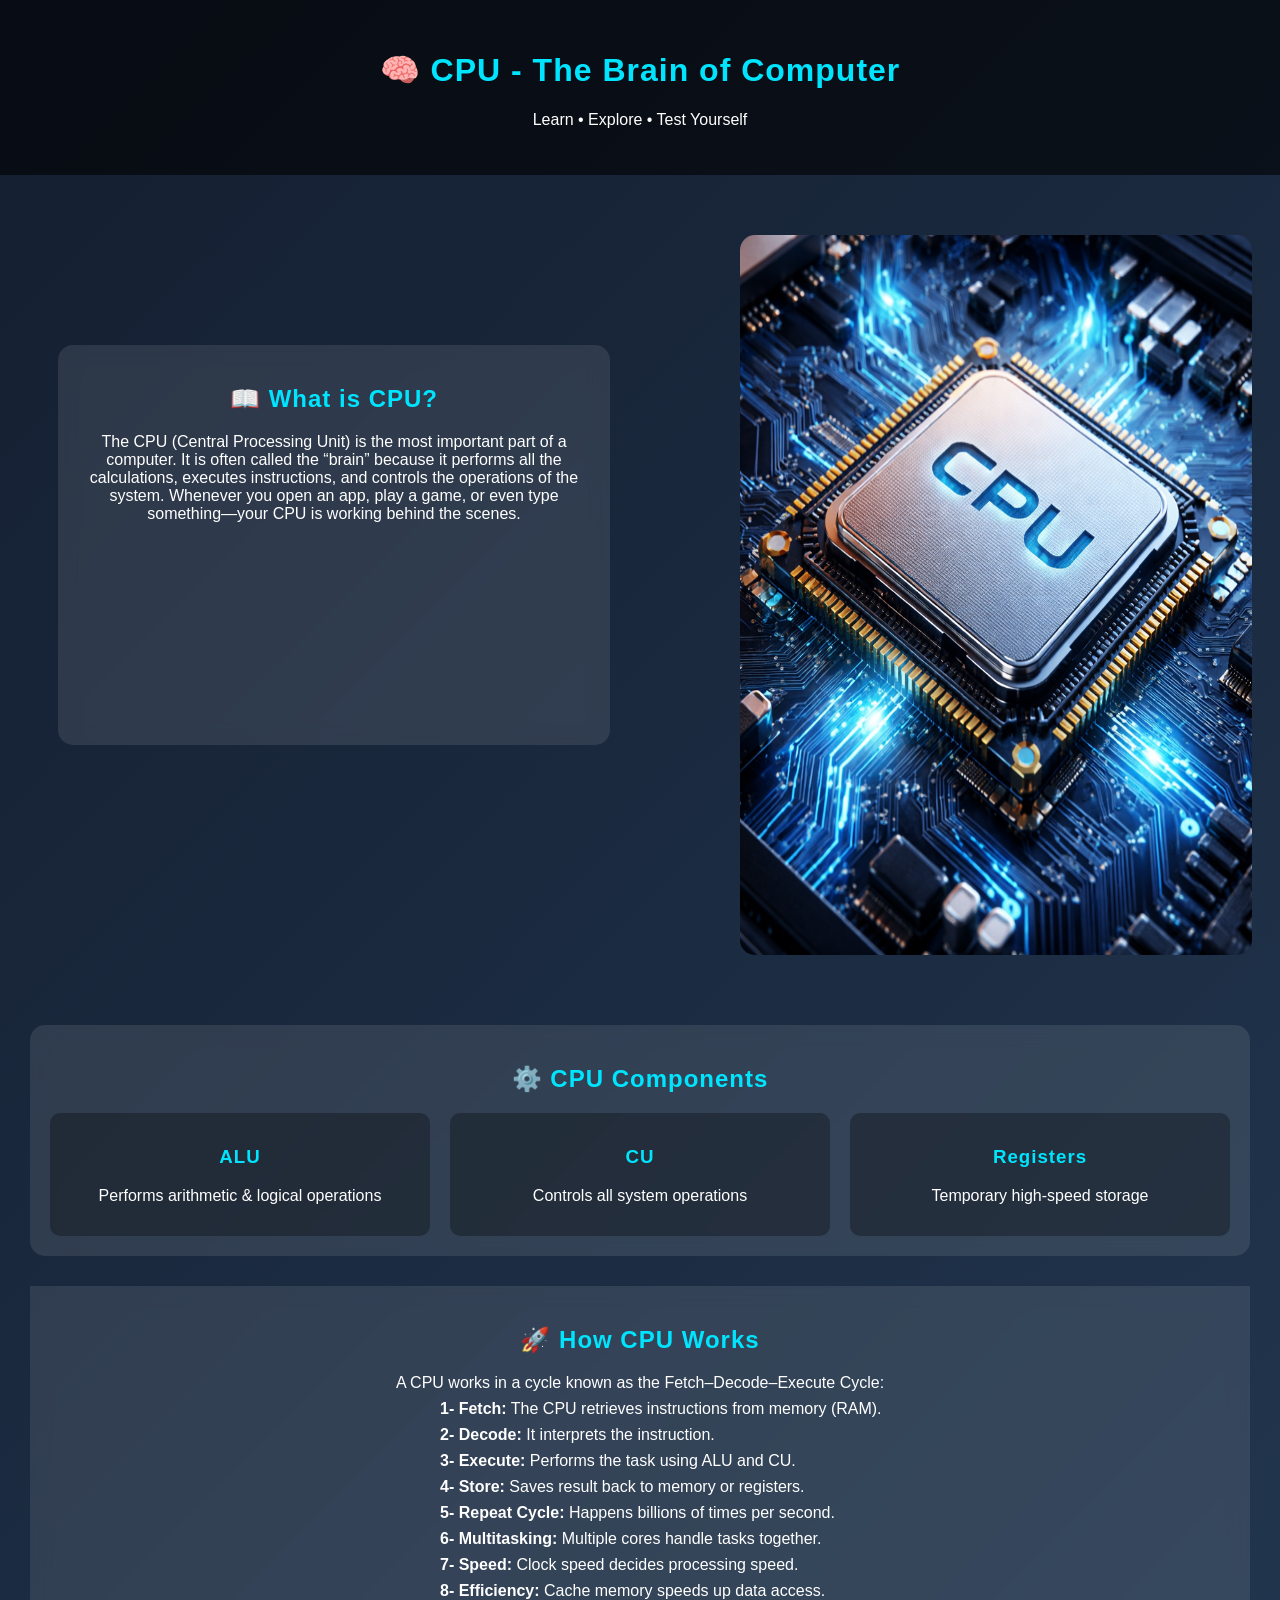
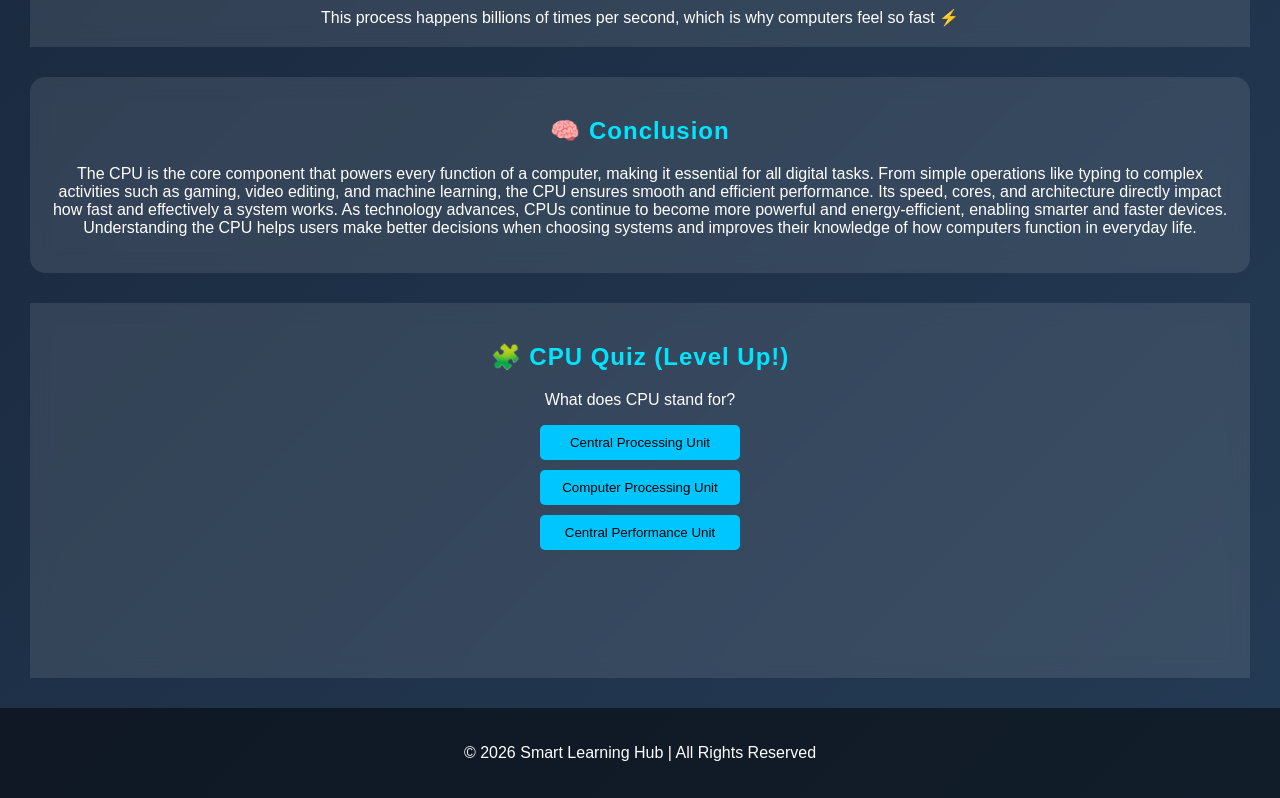
<file: Components/CPU/index.html>
<!DOCTYPE html>
<html lang="en">

<head>
    <meta charset="UTF-8">
    <meta name="viewport" content="width=device-width, initial-scale=1.0">
    <title>CPU - Smart Learning</title>
    <link rel="stylesheet" href="style.css">
</head>

<body>

    <header>
        <h1>🧠 CPU - The Brain of Computer</h1>
        <p>Learn • Explore • Test Yourself</p>
    </header>

    <section class="hero">
        <img src="/Images/CPU-Image.png" alt="CPU" class="CPU-Image">
        
        <div class="CPU-card">
            <h2>📖 What is CPU?</h2>
            <p>
                The CPU (Central Processing Unit) is the most important part of a computer. It is often called the
                “brain”
                because it performs all the calculations, executes instructions, and controls the operations of the
                system.

                Whenever you open an app, play a game, or even type something—your CPU is working behind the scenes.
            </p>

        </div>


    </section>

    <section class="card">
        <h2>⚙️ CPU Components</h2>
        <div class="grid">
            <div class="box">
                <h3>ALU</h3>
                <p>Performs arithmetic & logical operations</p>
            </div>
            <div class="box">
                <h3>CU</h3>
                <p>Controls all system operations</p>
            </div>
            <div class="box">
                <h3>Registers</h3>
                <p>Temporary high-speed storage</p>
            </div>
        </div>
    </section>

    <section class="card">
        <h2>🚀 How CPU Works</h2>
        A CPU works in a cycle known as the Fetch–Decode–Execute Cycle:
        <ul class="cpu-list">
            <li><b>1- Fetch:</b> The CPU retrieves instructions from memory (RAM).</li>
            <li><b>2- Decode:</b> It interprets the instruction.</li>
            <li><b>3- Execute:</b> Performs the task using ALU and CU.</li>
            <li><b>4- Store:</b> Saves result back to memory or registers.</li>
            <li><b>5- Repeat Cycle:</b> Happens billions of times per second.</li>
            <li><b>6- Multitasking:</b> Multiple cores handle tasks together.</li>
            <li><b>7- Speed:</b> Clock speed decides processing speed.</li>
            <li><b>8- Efficiency:</b> Cache memory speeds up data access.</li>

        </ul>

        This process happens billions of times per second, which is why computers feel so fast ⚡

    </section>

    <section class="card">
        <h2> 🧠 Conclusion</h2>
        <p>The CPU is the core component that powers every function of a computer, making it essential for all digital
            tasks. From simple operations like typing to complex activities such as gaming, video editing, and machine
            learning, the CPU ensures smooth and efficient performance. Its speed, cores, and architecture directly
            impact how fast and effectively a system works. As technology advances, CPUs continue to become more
            powerful and energy-efficient, enabling smarter and faster devices. Understanding the CPU helps users make
            better decisions when choosing systems and improves their knowledge of how computers function in everyday
            life.</p>
    </section>

    <section class="card quiz">
        <h2>🧩 CPU Quiz (Level Up!)</h2>

        <div id="quizBox">
            <p id="question"></p>
            <div id="options"></div>
            <button onclick="nextQuestion()">Next</button>
        </div>

        <h3 id="score"></h3>
    </section>

    <footer>
        <p>© 2026 Smart Learning Hub | All Rights Reserved</p>
    </footer>

    <script src="script.js"></script>
</body>

</html>
</file>
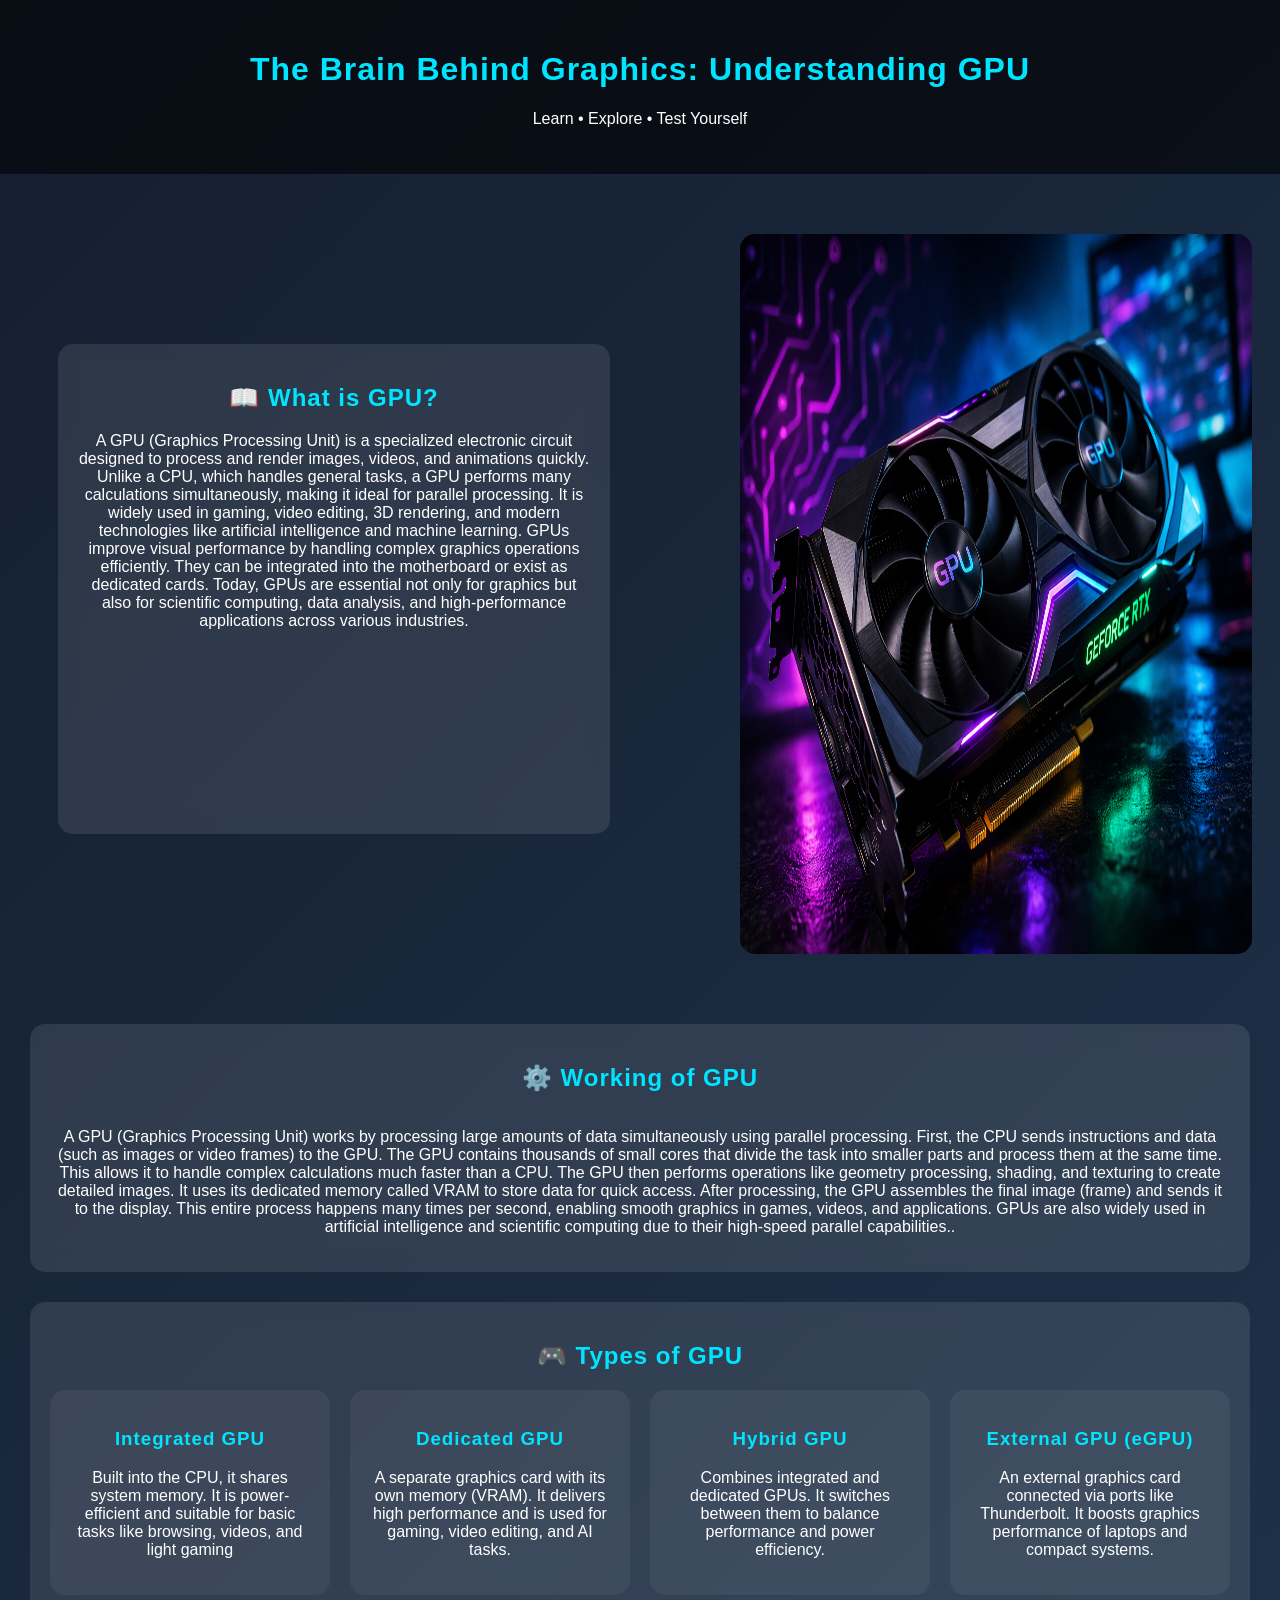
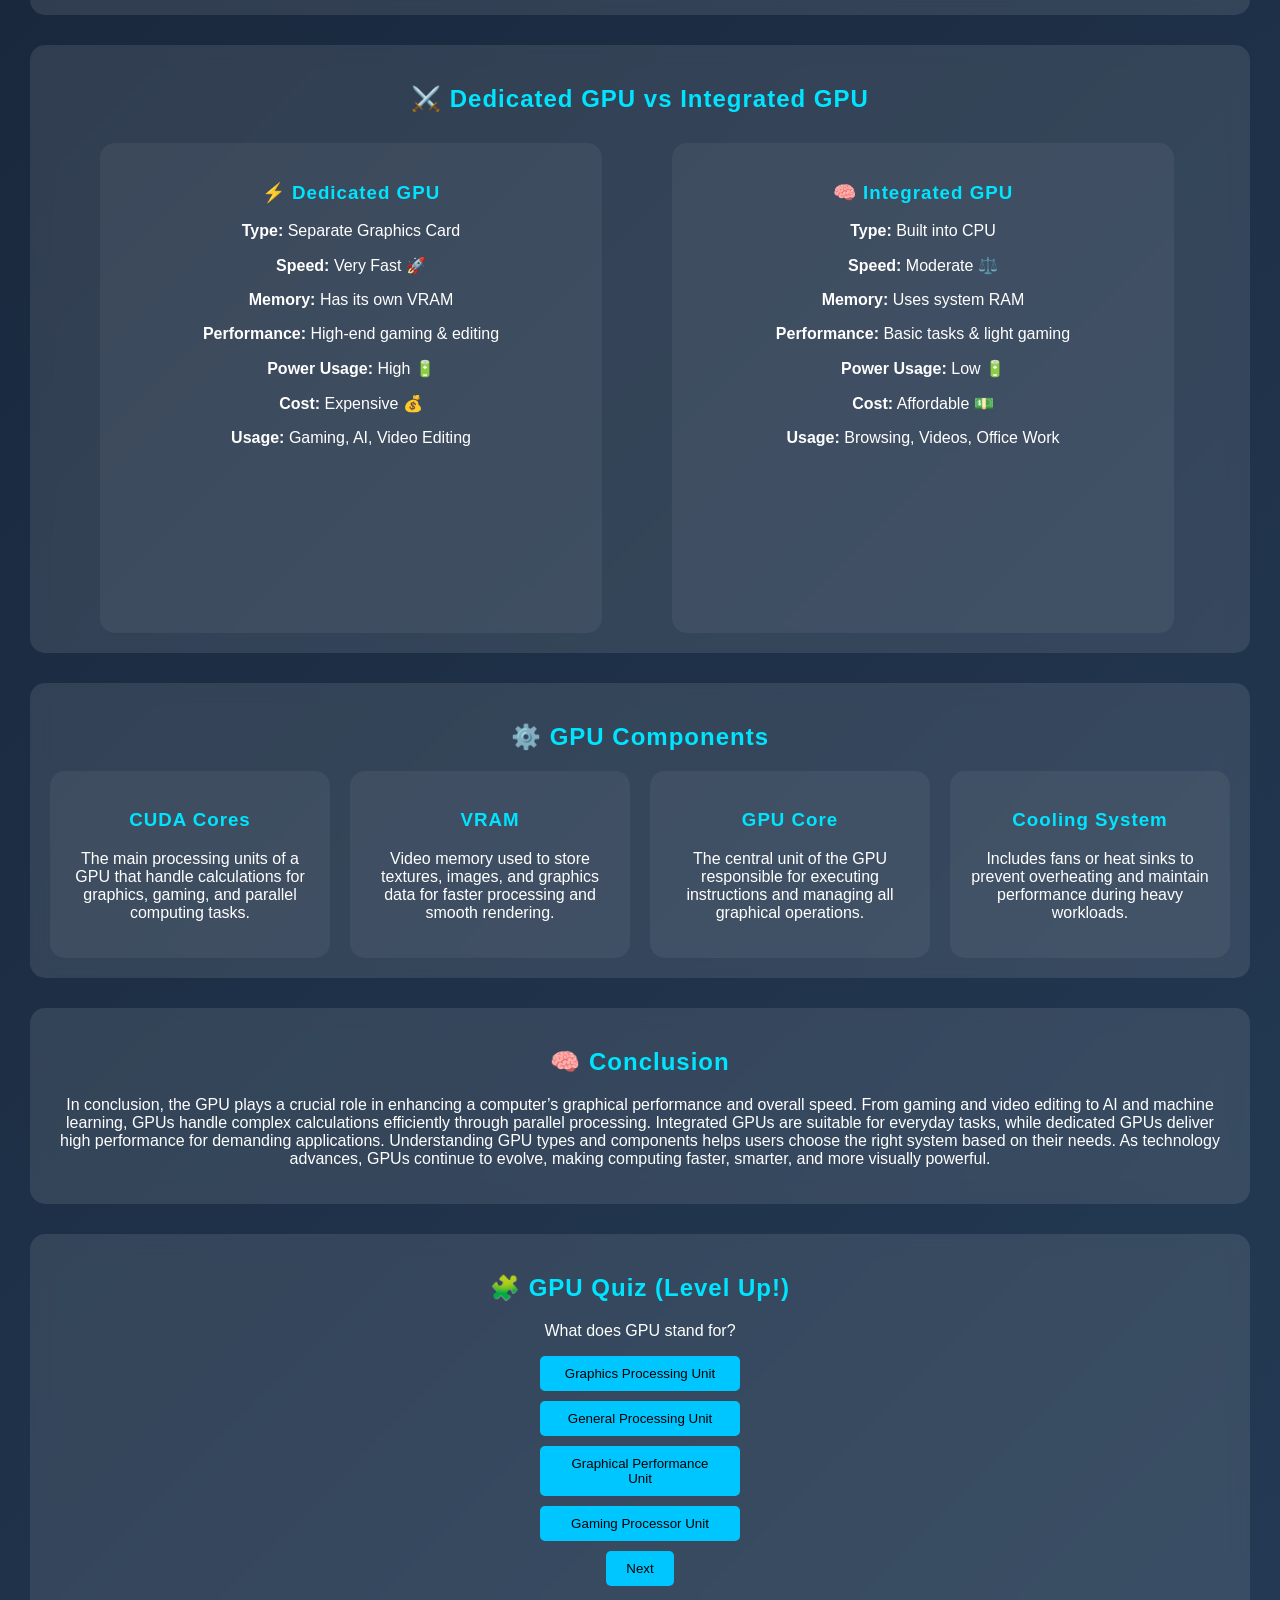
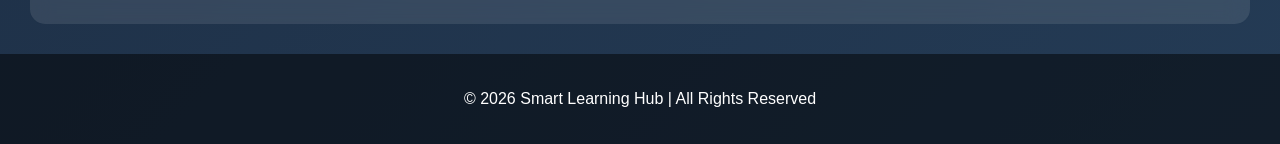
<file: Components/GPU/index.html>
<!DOCTYPE html>
<html lang="en">

<head>
    <meta charset="UTF-8">
    <meta name="viewport" content="width=device-width, initial-scale=1.0">
    <title>CPU - Smart Learning</title>
    <link rel="stylesheet" href="style.css">
</head>

<body>

    <header>
        <h1> The Brain Behind Graphics: Understanding GPU </h1>
        <p>Learn • Explore • Test Yourself</p>
    </header>

    <section class="hero">
        <img src="/Images/GPU-Image.png" alt="CPU" class="GPU-Image">

        <div class="GPU-card">
            <h2>📖 What is GPU?</h2>
            <p>
                A GPU (Graphics Processing Unit) is a specialized electronic circuit designed to process and render
                images, videos, and animations quickly. Unlike a CPU, which handles general tasks, a GPU performs many
                calculations simultaneously, making it ideal for parallel processing. It is widely used in gaming, video
                editing, 3D rendering, and modern technologies like artificial intelligence and machine learning. GPUs
                improve visual performance by handling complex graphics operations efficiently. They can be integrated
                into the motherboard or exist as dedicated cards. Today, GPUs are essential not only for graphics but
                also for scientific computing, data analysis, and high-performance applications across various
                industries.
            </p>

        </div>


    </section>

    <section class="card">
        <h2>⚙️ Working of GPU</h2>
        <div class="grid">

            <p> A GPU (Graphics Processing Unit) works by processing large amounts of data simultaneously using parallel
                processing. First, the CPU sends instructions and data (such as images or video frames) to the GPU. The
                GPU contains thousands of small cores that divide the task into smaller parts and process them at the
                same time. This allows it to handle complex calculations much faster than a CPU.

                The GPU then performs operations like geometry processing, shading, and texturing to create detailed
                images. It uses its dedicated memory called VRAM to store data for quick access. After processing, the
                GPU assembles the final image (frame) and sends it to the display.

                This entire process happens many times per second, enabling smooth graphics in games, videos, and
                applications. GPUs are also widely used in artificial intelligence and scientific computing due to their
                high-speed parallel capabilities..</p>


        </div>
    </section>

    <section class="card">
        <h1>🎮 Types of GPU</h1>
        <section>
            <div class="grid">

                <div class="box" onclick="toggleBox(this)">
                    <h3>Integrated GPU</h3>
                    <p class="details">
                        Built into the CPU, it shares system memory. It is power-efficient
                        and suitable for basic tasks like browsing, videos, and light gaming

                    </p>
                </div>

                <div class="box" onclick="toggleBox(this)">
                    <h3>Dedicated GPU</h3>
                    <p class="details">
                        A separate graphics card with its own memory (VRAM). It delivers high
                        performance and is used for gaming, video editing, and AI tasks.
                    </p>
                </div>

                <div class="box" onclick="toggleBox(this)">
                    <h3>Hybrid GPU</h3>
                    <p class="details">
                        Combines integrated and dedicated GPUs. It switches between them
                        to balance performance and power efficiency.
                    </p>
                </div>

                <div class="box" onclick="toggleBox(this)">
                    <h3>External GPU (eGPU)</h3>
                    <p class="details">
                        An external graphics card connected via ports like Thunderbolt.
                        It boosts graphics performance of laptops and compact systems.
                    </p>
                </div>

        </section>


    </section>


    <section class="card">
        <h2 style="text-align:center; margin-bottom:30px;">⚔️ Dedicated GPU vs Integrated GPU</h2>



        <div class="compare-container">

            <!-- Dedicated GPU -->
            <div class="compare-card-1">
                <h3>⚡ Dedicated GPU</h3>
                <p><b>Type:</b> Separate Graphics Card</p>
                <p><b>Speed:</b> Very Fast 🚀</p>
                <p><b>Memory:</b> Has its own VRAM</p>
                <p><b>Performance:</b> High-end gaming & editing</p>
                <p><b>Power Usage:</b> High 🔋</p>
                <p><b>Cost:</b> Expensive 💰</p>
                <p><b>Usage:</b> Gaming, AI, Video Editing</p>
            </div>

            <!-- Integrated GPU -->
            <div class="compare-card-2">
                <h3>🧠 Integrated GPU</h3>
                <p><b>Type:</b> Built into CPU</p>
                <p><b>Speed:</b> Moderate ⚖️</p>
                <p><b>Memory:</b> Uses system RAM</p>
                <p><b>Performance:</b> Basic tasks & light gaming</p>
                <p><b>Power Usage:</b> Low 🔋</p>
                <p><b>Cost:</b> Affordable 💵</p>
                <p><b>Usage:</b> Browsing, Videos, Office Work</p>
            </div>


        </div>
    </section>

    </section>


    <section class="card">
        <h2>⚙️ GPU Components</h2>
        <div class="grid">

            <div class="box">
                <h3>CUDA Cores</h3>
                <p>
                    The main processing units of a GPU that handle calculations for graphics,
                    gaming, and parallel computing tasks.
                </p>
            </div>

            <div class="box">
                <h3>VRAM</h3>
                <p>
                    Video memory used to store textures, images, and graphics data for
                    faster processing and smooth rendering.
                </p>
            </div>

            <div class="box">
                <h3>GPU Core</h3>
                <p>
                    The central unit of the GPU responsible for executing instructions
                    and managing all graphical operations.
                </p>
            </div>

            <div class="box">
                <h3>Cooling System</h3>
                <p>
                    Includes fans or heat sinks to prevent overheating and maintain
                    performance during heavy workloads.
                </p>
            </div>

        </div>
    </section>


    <section class="card">
        <h2> 🧠 Conclusion</h2>
        <p> In conclusion, the GPU plays a crucial role in enhancing a computer’s graphical
            performance and overall speed. From gaming and video editing to AI and machine
            learning, GPUs handle complex calculations efficiently through parallel processing.
            Integrated GPUs are suitable for everyday tasks, while dedicated GPUs deliver high
            performance for demanding applications. Understanding GPU types and components helps
            users choose the right system based on their needs. As technology advances, GPUs
            continue to evolve, making computing faster, smarter, and more visually powerful.</p>
    </section>

    <section class="card quiz">
        <h2>🧩 GPU Quiz (Level Up!)</h2>

        <div id="quizBox">
            <p id="question"></p>
            <div id="options"></div>
            <button onclick="nextQuestion()">Next</button>
        </div>

        <h3 id="score"></h3>
    </section>

    <footer>
        <p>© 2026 Smart Learning Hub | All Rights Reserved</p>
    </footer>

    <script src="script.js"></script>
</body>

</html>
</file>
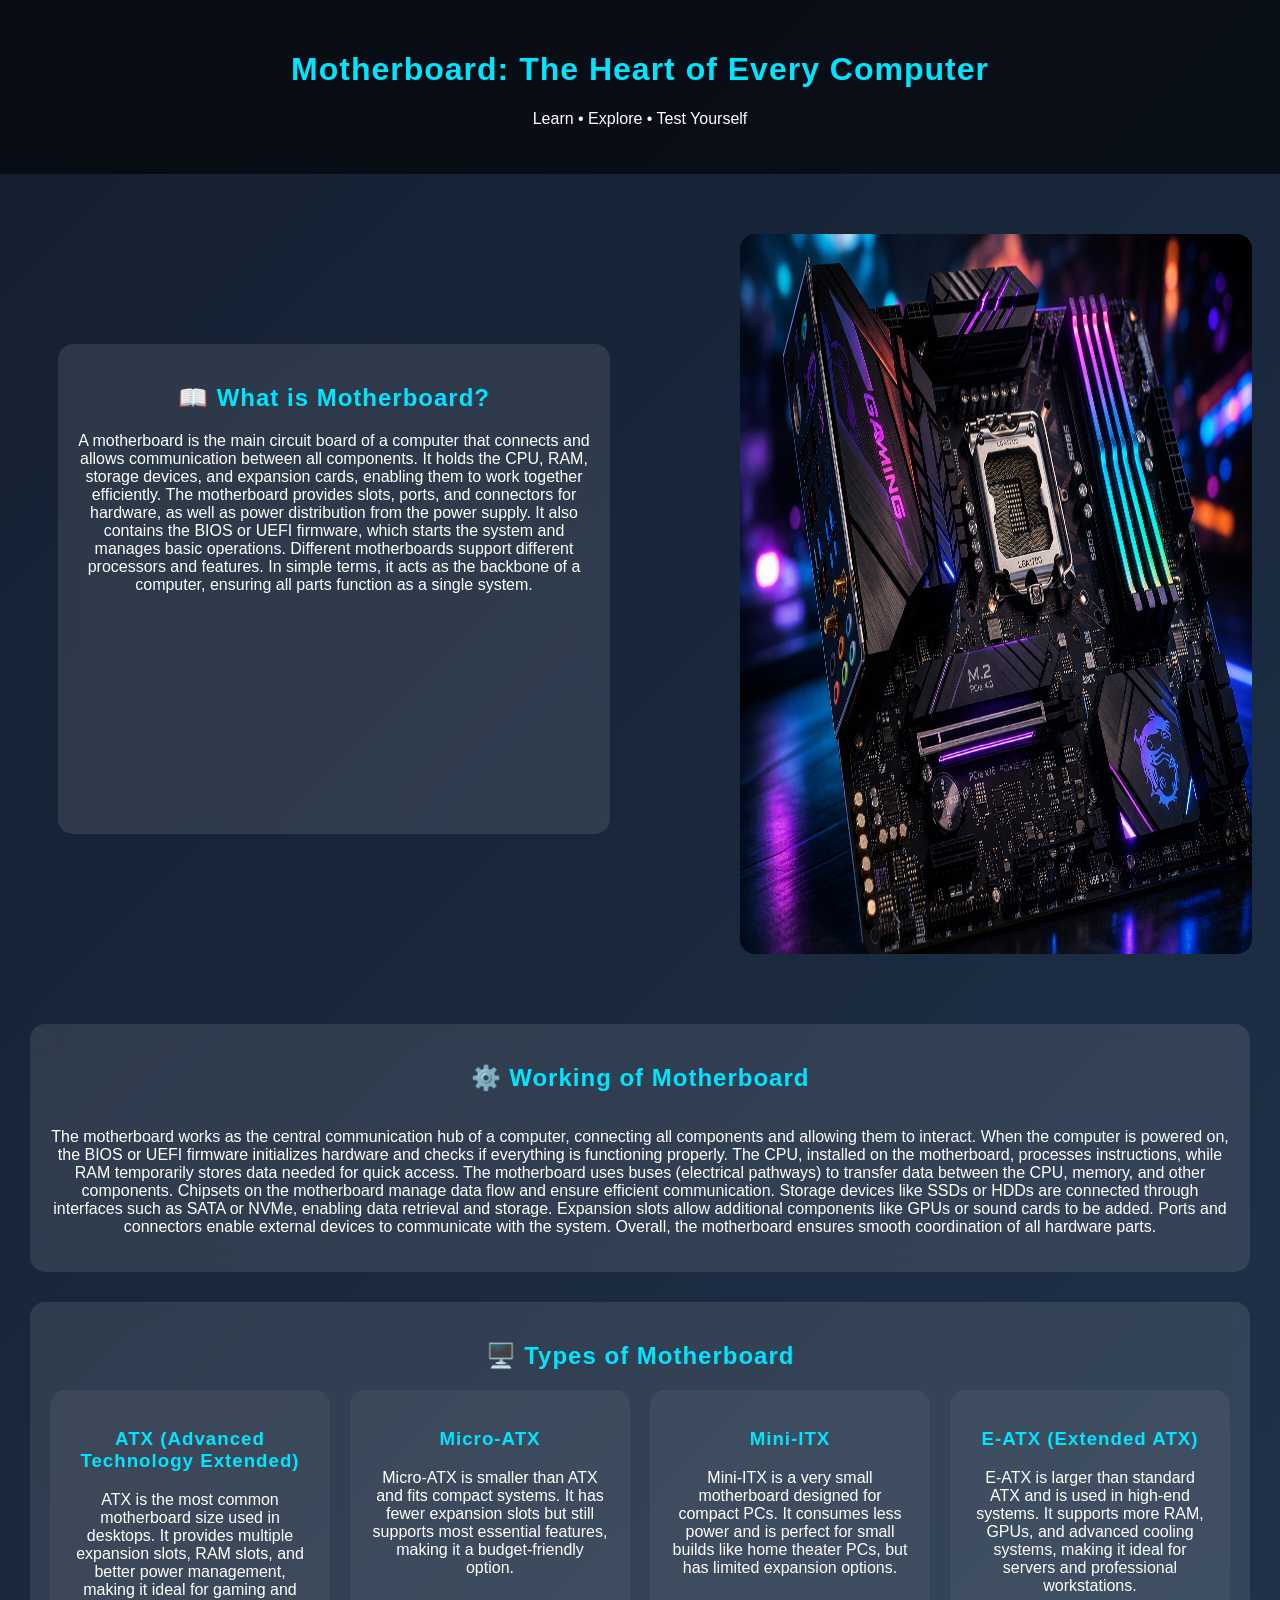
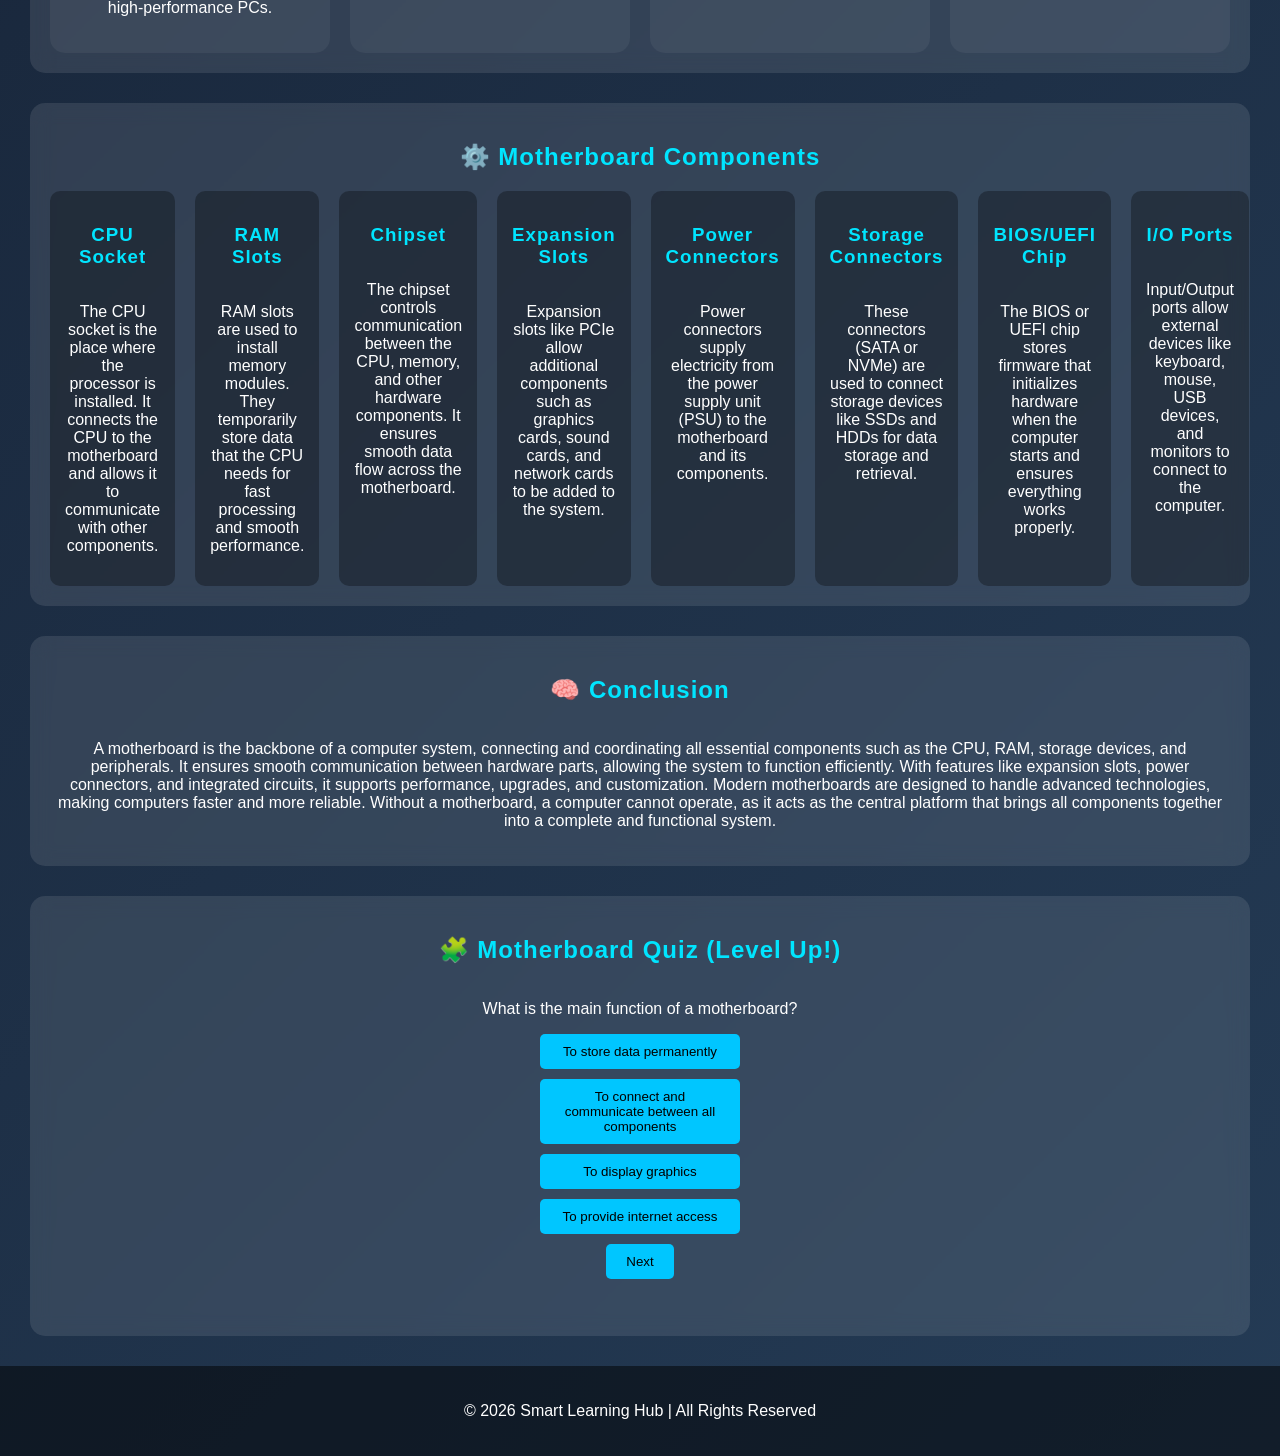
<file: Components/Motherboard/index.html>
<!DOCTYPE html>
<html lang="en">

<head>
    <meta charset="UTF-8">
    <meta name="viewport" content="width=device-width, initial-scale=1.0">
    <title>CPU - Smart Learning</title>
    <link rel="stylesheet" href="style.css">
</head>

<body>

    <header>
        <h1> Motherboard: The Heart of Every Computer</h1>
        <p>Learn • Explore • Test Yourself</p>
    </header>

    <section class="hero">
        <img src="/Images/Motherboard-Image.png" alt="CPU" class="Motherboard-Image">

        <div class="Motherboard-card">
            <h2>📖 What is Motherboard?</h2>
            <p>
                A motherboard is the main circuit board of a computer that connects and allows communication between all
                components. It holds the CPU, RAM, storage devices, and expansion cards, enabling them to work together
                efficiently. The motherboard provides slots, ports, and connectors for hardware, as well as power
                distribution from the power supply. It also contains the BIOS or UEFI firmware, which starts the system
                and manages basic operations. Different motherboards support different processors and features. In
                simple terms, it acts as the backbone of a computer, ensuring all parts function as a single system.
            </p>

        </div>


    </section>

    <section class="card">
        <h2>⚙️ Working of Motherboard</h2>
        <div class="grid">

            <p> The motherboard works as the central communication hub of a computer, connecting all components and
                allowing them to interact. When the computer is powered on, the BIOS or UEFI firmware initializes
                hardware and checks if everything is functioning properly. The CPU, installed on the motherboard,
                processes instructions, while RAM temporarily stores data needed for quick access.

                The motherboard uses buses (electrical pathways) to transfer data between the CPU, memory, and other
                components. Chipsets on the motherboard manage data flow and ensure efficient communication. Storage
                devices like SSDs or HDDs are connected through interfaces such as SATA or NVMe, enabling data retrieval
                and storage.

                Expansion slots allow additional components like GPUs or sound cards to be added. Ports and connectors
                enable external devices to communicate with the system. Overall, the motherboard ensures smooth
                coordination of all hardware parts.</p>


        </div>
    </section>

    <section class="card">
        <h1>🖥️ Types of Motherboard</h1>
        <section>
            <div class="grid">

                <div class="box" onclick="toggleBox(this)">
                    <h3>ATX (Advanced Technology Extended)</h3>
                    <p class="details">
                        ATX is the most common motherboard size used in desktops.
                        It provides multiple expansion slots, RAM slots, and better
                        power management, making it ideal for gaming and high-performance PCs.
                    </p>
                </div>

                <div class="box" onclick="toggleBox(this)">
                    <h3>Micro-ATX</h3>
                    <p class="details">
                        Micro-ATX is smaller than ATX and fits compact systems.
                        It has fewer expansion slots but still supports most
                        essential features, making it a budget-friendly option.
                    </p>
                </div>

                <div class="box" onclick="toggleBox(this)">
                    <h3>Mini-ITX</h3>
                    <p class="details">
                        Mini-ITX is a very small motherboard designed for compact PCs.
                        It consumes less power and is perfect for small builds like
                        home theater PCs, but has limited expansion options.
                    </p>
                </div>

                <div class="box" onclick="toggleBox(this)">
                    <h3>E-ATX (Extended ATX)</h3>
                    <p class="details">
                        E-ATX is larger than standard ATX and is used in high-end systems.
                        It supports more RAM, GPUs, and advanced cooling systems, making
                        it ideal for servers and professional workstations.
                    </p>

                </div>

        </section>


   
    </section>


    <section class="card">
        <h2>⚙️ Motherboard Components</h2>
        <div class="grid">
            <div class="Motherboard-cards">
                <h3>CPU Socket</h3>
                <p>
                    The CPU socket is the place where the processor is installed.
                    It connects the CPU to the motherboard and allows it to
                    communicate with other components.
                </p>
            </div>

            <div class="Motherboard-cards">
                <h3>RAM Slots</h3>
                <p>
                    RAM slots are used to install memory modules.
                    They temporarily store data that the CPU needs
                    for fast processing and smooth performance.
                </p>
            </div>

            <div class="Motherboard-cards">
                <h3>Chipset</h3>
                <p>
                    The chipset controls communication between the CPU, memory,
                    and other hardware components. It ensures smooth data flow
                    across the motherboard.
                </p>
            </div>

            <div class="Motherboard-cards">
                <h3>Expansion Slots</h3>
                <p>
                    Expansion slots like PCIe allow additional components such as
                    graphics cards, sound cards, and network cards to be added
                    to the system.
                </p>
            </div>

            <div class="Motherboard-cards">
                <h3>Power Connectors</h3>
                <p>
                    Power connectors supply electricity from the power supply
                    unit (PSU) to the motherboard and its components.
                </p>
            </div>

            <div class="Motherboard-cards">
                <h3>Storage Connectors</h3>
                <p>
                    These connectors (SATA or NVMe) are used to connect storage
                    devices like SSDs and HDDs for data storage and retrieval.
                </p>
            </div>

            <div class="Motherboard-cards">
                <h3>BIOS/UEFI Chip</h3>
                <p>
                    The BIOS or UEFI chip stores firmware that initializes hardware
                    when the computer starts and ensures everything works properly.
                </p>
            </div>

            <div class="Motherboard-cards">
                <h3>I/O Ports</h3>
                <p>
                    Input/Output ports allow external devices like keyboard, mouse,
                    USB devices, and monitors to connect to the computer.
                </p>
            </div>


        </div>
    </section>


    <section class="card">
        <h2> 🧠 Conclusion</h2>
        <p>A motherboard is the backbone of a computer system, connecting and coordinating all essential components such
            as the CPU, RAM, storage devices, and peripherals. It ensures smooth communication between hardware parts,
            allowing the system to function efficiently. With features like expansion slots, power connectors, and
            integrated circuits, it supports performance, upgrades, and customization. Modern motherboards are designed
            to handle advanced technologies, making computers faster and more reliable. Without a motherboard, a
            computer cannot operate, as it acts as the central platform that brings all components together into a
            complete and functional system.</p>
    </section>

    <section class="card quiz">
        <h2>🧩 Motherboard Quiz (Level Up!)</h2>

        <div id="quizBox">
            <p id="question"></p>
            <div id="options"></div>
            <button onclick="nextQuestion()">Next</button>
        </div>

        <h3 id="score"></h3>
    </section>

    <footer>
        <p>© 2026 Smart Learning Hub | All Rights Reserved</p>
    </footer>

    <script src="script.js"></script>
</body>

</html>
</file>
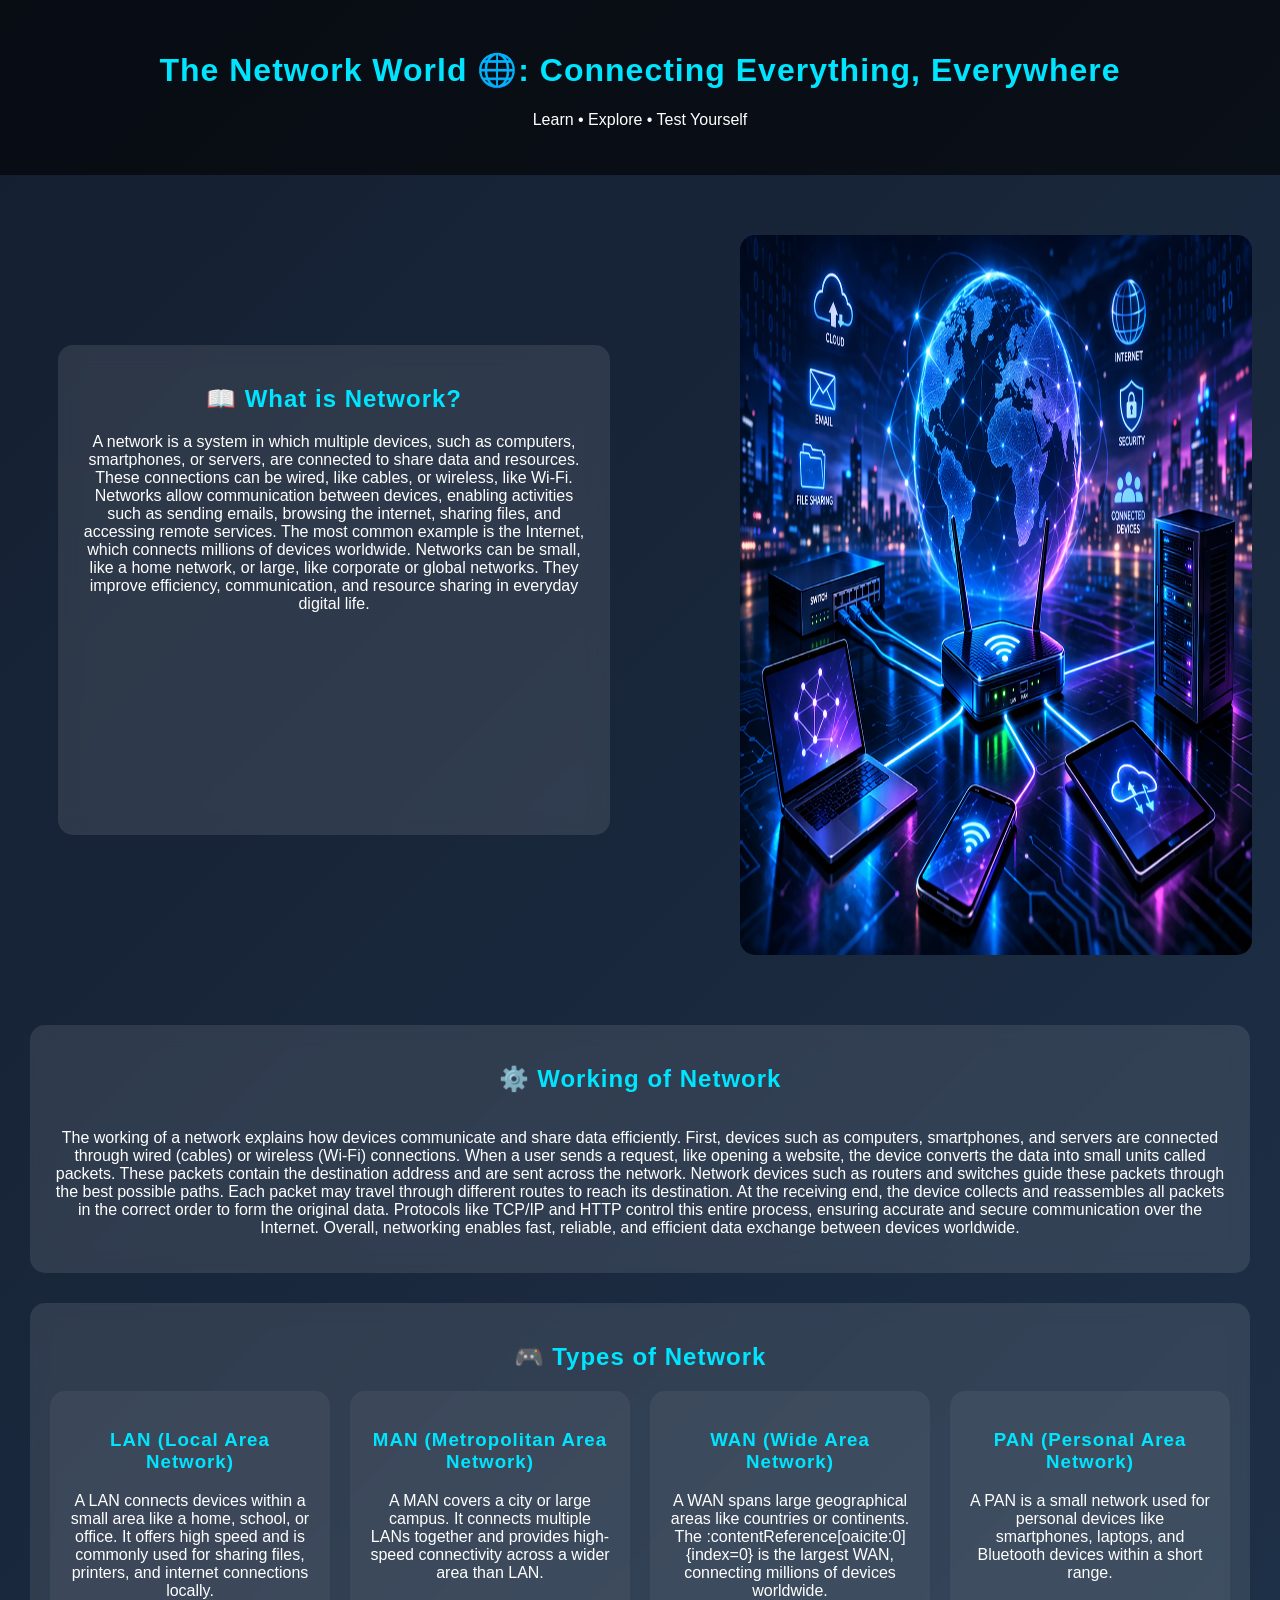
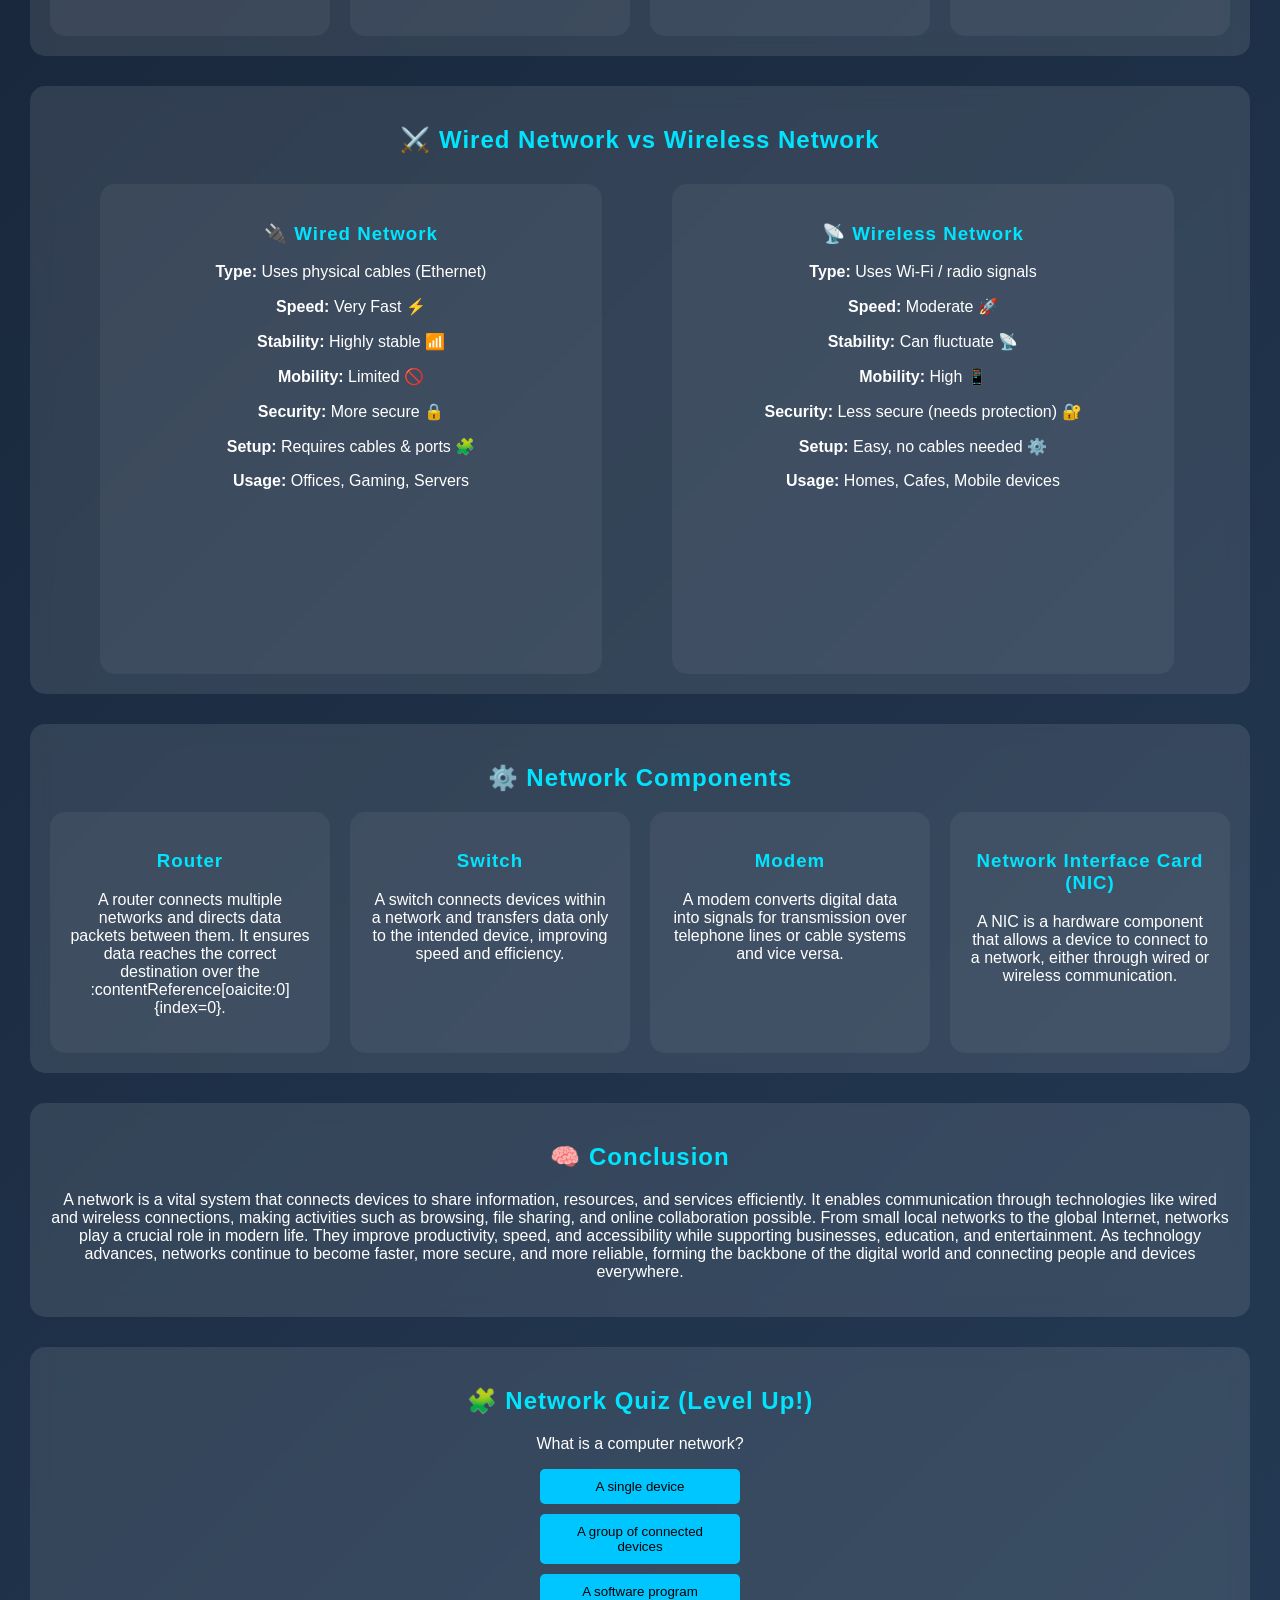
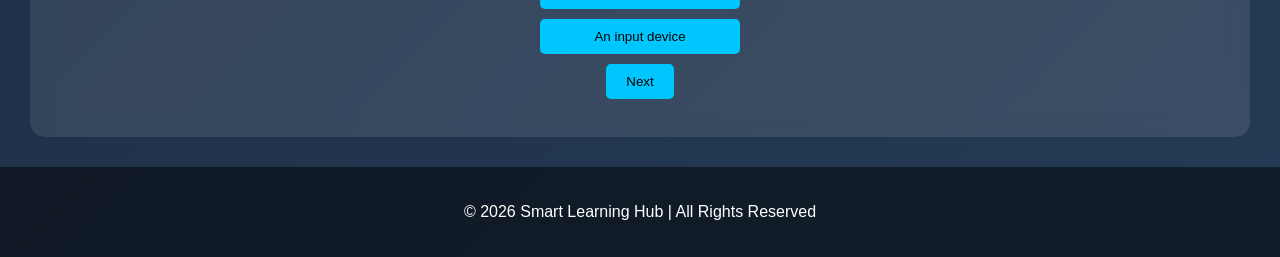
<file: Components/Network/index.html>
<!DOCTYPE html>
<html lang="en">

<head>
    <meta charset="UTF-8">
    <meta name="viewport" content="width=device-width, initial-scale=1.0">
    <title>CPU - Smart Learning</title>
    <link rel="stylesheet" href="style.css">
</head>

<body>

    <header>
        <h1> The Network World 🌐: Connecting Everything, Everywhere </h1>
        <p>Learn • Explore • Test Yourself</p>
    </header>

    <section class="hero">
        <img src="/Images/Network-Image.png" alt="CPU" class="Network-Image">

        <div class="Network-card">
            <h2>📖 What is Network?</h2>
            <p>
                A network is a system in which multiple devices, such as computers, smartphones, or servers, are
                connected to share data and resources. These connections can be wired, like cables, or wireless, like
                Wi-Fi. Networks allow communication between devices, enabling activities such as sending emails,
                browsing the internet, sharing files, and accessing remote services. The most common example is the
                Internet, which connects millions of devices worldwide. Networks can be small, like a home network, or
                large, like corporate or global networks. They improve efficiency, communication, and resource sharing
                in everyday digital life.
            </p>

        </div>


    </section>

    <section class="card">
        <h2>⚙️ Working of Network</h2>
        <div class="grid">

            <p> The working of a network explains how devices communicate and share data efficiently. First, devices
                such as computers, smartphones, and servers are connected through wired (cables) or wireless (Wi-Fi)
                connections. When a user sends a request, like opening a website, the device converts the data into
                small units called packets. These packets contain the destination address and are sent across the
                network.

                Network devices such as routers and switches guide these packets through the best possible paths. Each
                packet may travel through different routes to reach its destination. At the receiving end, the device
                collects and reassembles all packets in the correct order to form the original data.

                Protocols like TCP/IP and HTTP control this entire process, ensuring accurate and secure communication
                over the Internet. Overall, networking enables fast, reliable, and efficient data exchange between
                devices worldwide.</p>


        </div>
    </section>

    <section class="card">
        <h1>🎮 Types of Network</h1>
        <section>
            <div class="grid">

                <div class="box" onclick="toggleBox(this)">
                    <h3>LAN (Local Area Network)</h3>
                    <p class="details">
                        A LAN connects devices within a small area like a home, school, or office.
                        It offers high speed and is commonly used for sharing files, printers,
                        and internet connections locally.
                    </p>
                </div>

                <div class="box" onclick="toggleBox(this)">
                    <h3>MAN (Metropolitan Area Network)</h3>
                    <p class="details">
                        A MAN covers a city or large campus. It connects multiple LANs together
                        and provides high-speed connectivity across a wider area than LAN.
                    </p>
                </div>

                <div class="box" onclick="toggleBox(this)">
                    <h3>WAN (Wide Area Network)</h3>
                    <p class="details">
                        A WAN spans large geographical areas like countries or continents.
                        The :contentReference[oaicite:0]{index=0} is the largest WAN, connecting millions of devices
                        worldwide.
                    </p>
                </div>

                <div class="box" onclick="toggleBox(this)">
                    <h3>PAN (Personal Area Network)</h3>
                    <p class="details">
                        A PAN is a small network used for personal devices like smartphones,
                        laptops, and Bluetooth devices within a short range.
                    </p>
                </div>

        </section>


    </section>


    <section class="card">
        <h2 style="text-align:center; margin-bottom:30px;">⚔️ Wired Network vs Wireless Network</h2>



        <div class="compare-container">

            <!-- Wired Network -->
            <div class="compare-card-1">
                <h3>🔌 Wired Network</h3>

                <p><strong>Type:</strong> Uses physical cables (Ethernet)</p>
                <p><strong>Speed:</strong> Very Fast ⚡</p>
                <p><strong>Stability:</strong> Highly stable 📶</p>
                <p><strong>Mobility:</strong> Limited 🚫</p>
                <p><strong>Security:</strong> More secure 🔒</p>
                <p><strong>Setup:</strong> Requires cables & ports 🧩</p>
                <p><strong>Usage:</strong> Offices, Gaming, Servers</p>

            </div>

            <!-- Wireless Network -->
            <div class="compare-card-2">
                <h3>📡 Wireless Network</h3>

                <p><strong>Type:</strong> Uses Wi-Fi / radio signals</p>
                <p><strong>Speed:</strong> Moderate 🚀</p>
                <p><strong>Stability:</strong> Can fluctuate 📡</p>
                <p><strong>Mobility:</strong> High 📱</p>
                <p><strong>Security:</strong> Less secure (needs protection) 🔐</p>
                <p><strong>Setup:</strong> Easy, no cables needed ⚙️</p>
                <p><strong>Usage:</strong> Homes, Cafes, Mobile devices</p>

            </div>


        </div>
    </section>

    </section>


    <section class="card">
        <h2>⚙️ Network Components</h2>
        <div class="grid">

            <div class="box">
                <h3>Router</h3>
                <p>
                    A router connects multiple networks and directs data packets between them.
                    It ensures data reaches the correct destination over the
                    :contentReference[oaicite:0]{index=0}.
                </p>
            </div>

            <div class="box">
                <h3>Switch</h3>
                <p>
                    A switch connects devices within a network and transfers data only to the
                    intended device, improving speed and efficiency.
                </p>
            </div>

            <div class="box">
                <h3>Modem</h3>
                <p>
                    A modem converts digital data into signals for transmission over telephone
                    lines or cable systems and vice versa.
                </p>
            </div>

            <div class="box">
                <h3>Network Interface Card (NIC)</h3>
                <p>
                    A NIC is a hardware component that allows a device to connect to a network,
                    either through wired or wireless communication.
                </p>
            </div>

        </div>
    </section>


    <section class="card">
        <h2> 🧠 Conclusion</h2>
        <p>A network is a vital system that connects devices to share information, resources, and services efficiently.
            It enables communication through technologies like wired and wireless connections, making activities such as
            browsing, file sharing, and online collaboration possible. From small local networks to the global Internet,
            networks play a crucial role in modern life. They improve productivity, speed, and accessibility while
            supporting businesses, education, and entertainment. As technology advances, networks continue to become
            faster, more secure, and more reliable, forming the backbone of the digital world and connecting people and
            devices everywhere.</p>
    </section>

    <section class="card quiz">
        <h2>🧩 Network Quiz (Level Up!)</h2>

        <div id="quizBox">
            <p id="question"></p>
            <div id="options"></div>
            <button onclick="nextQuestion()">Next</button>
        </div>

        <h3 id="score"></h3>
    </section>

    <footer>
        <p>© 2026 Smart Learning Hub | All Rights Reserved</p>
    </footer>

    <script src="script.js"></script>
</body>

</html>
</file>
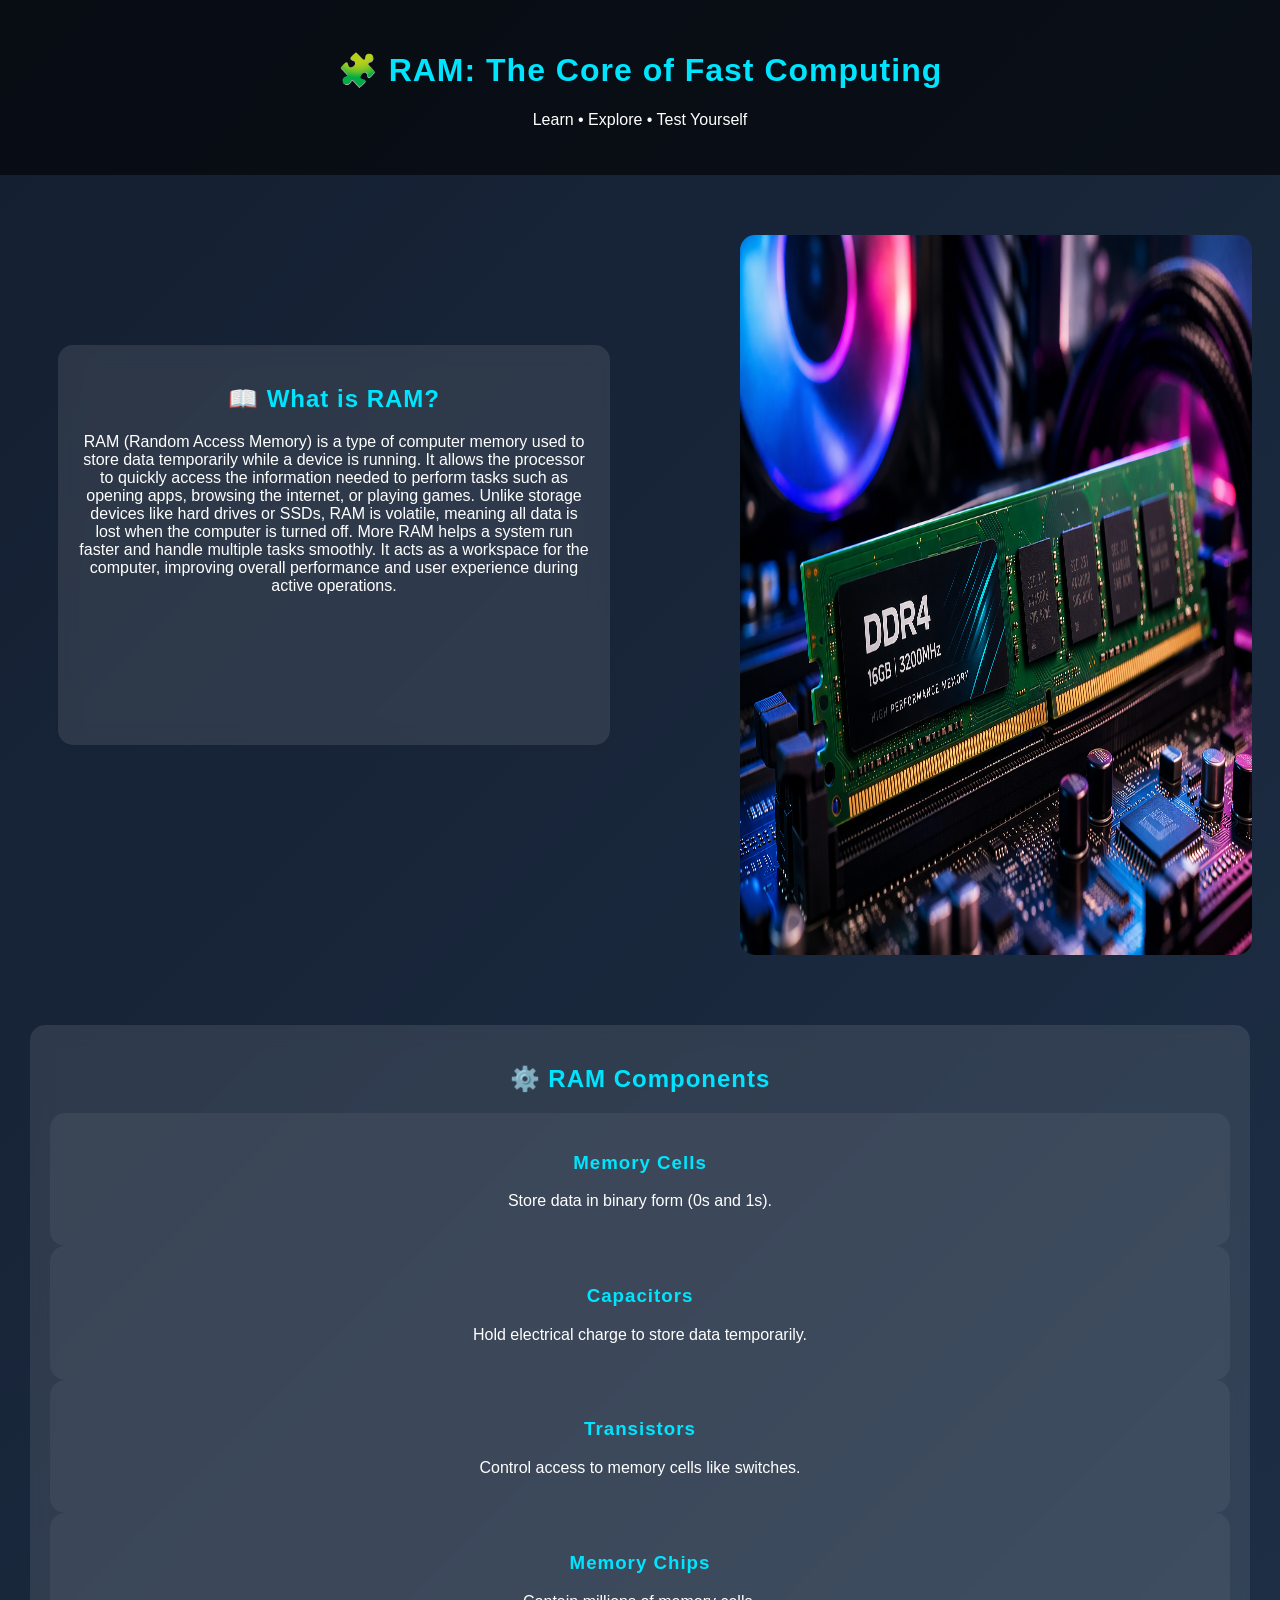
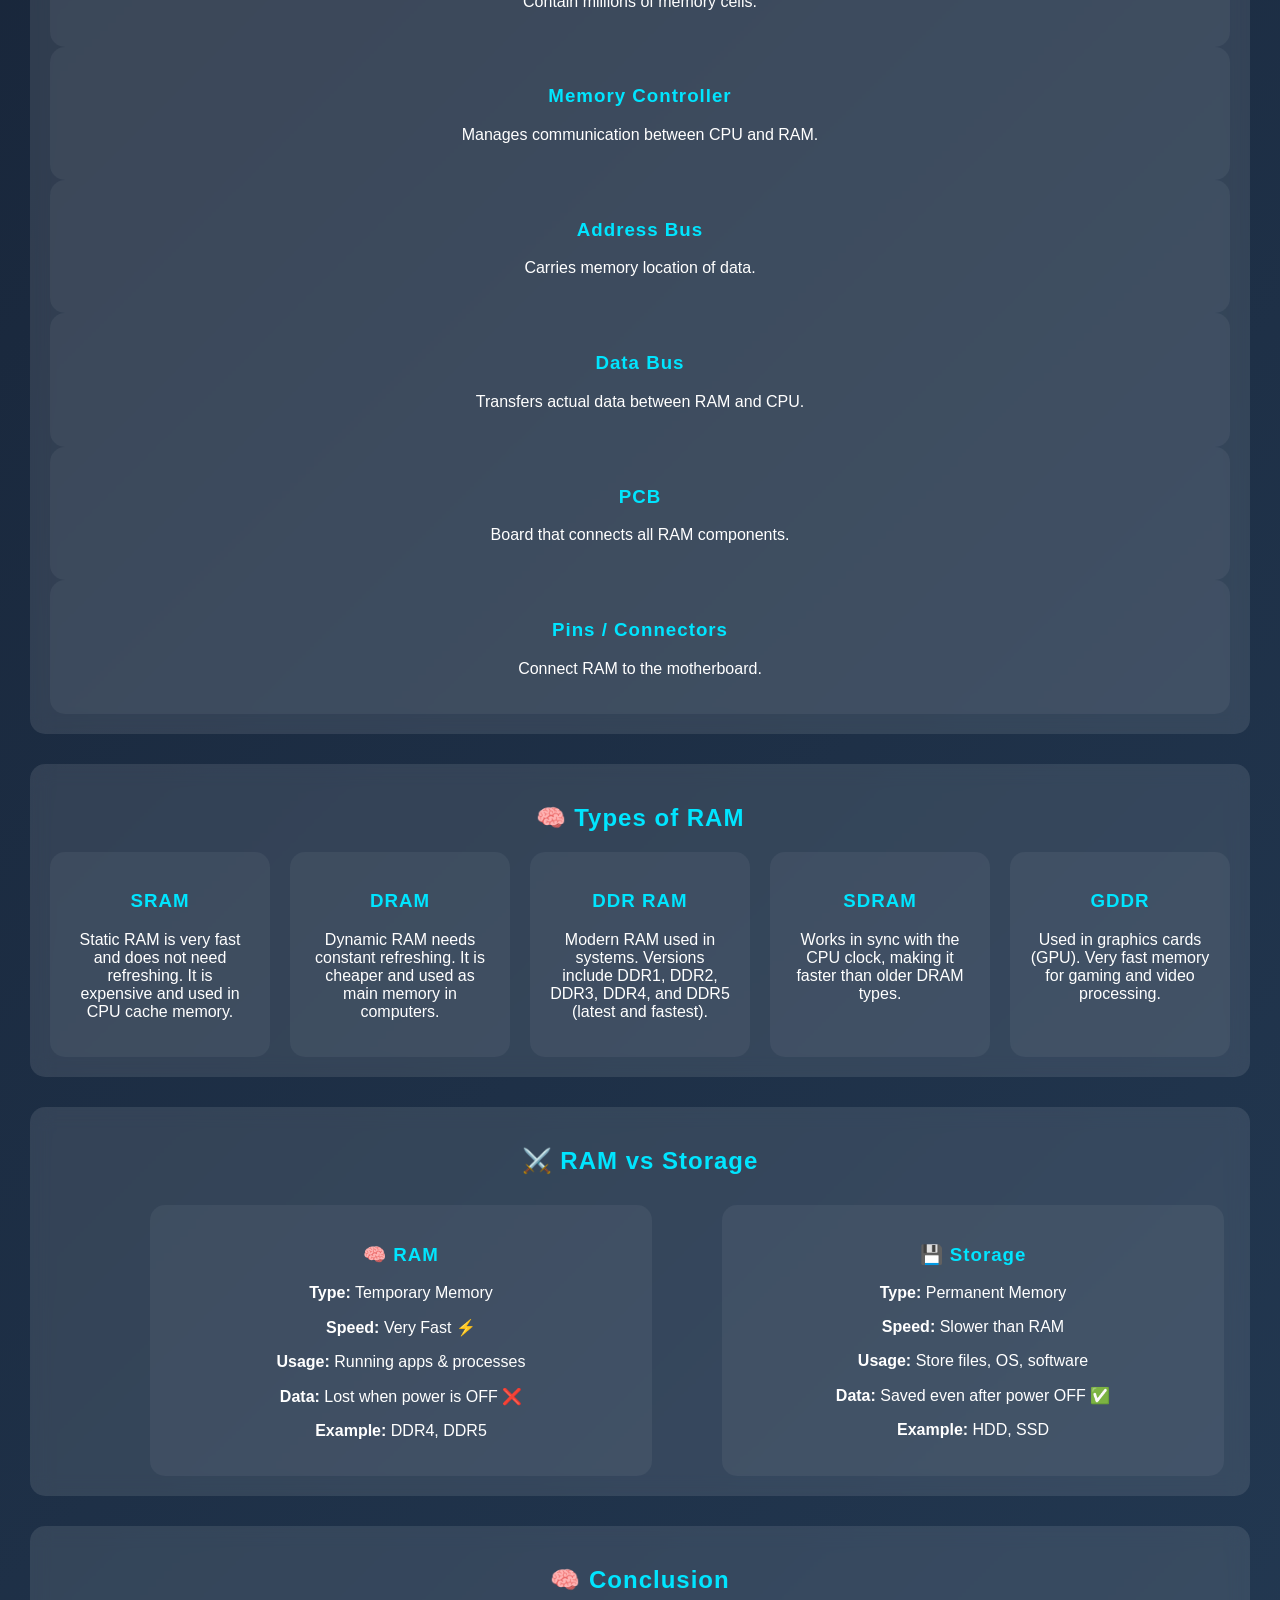
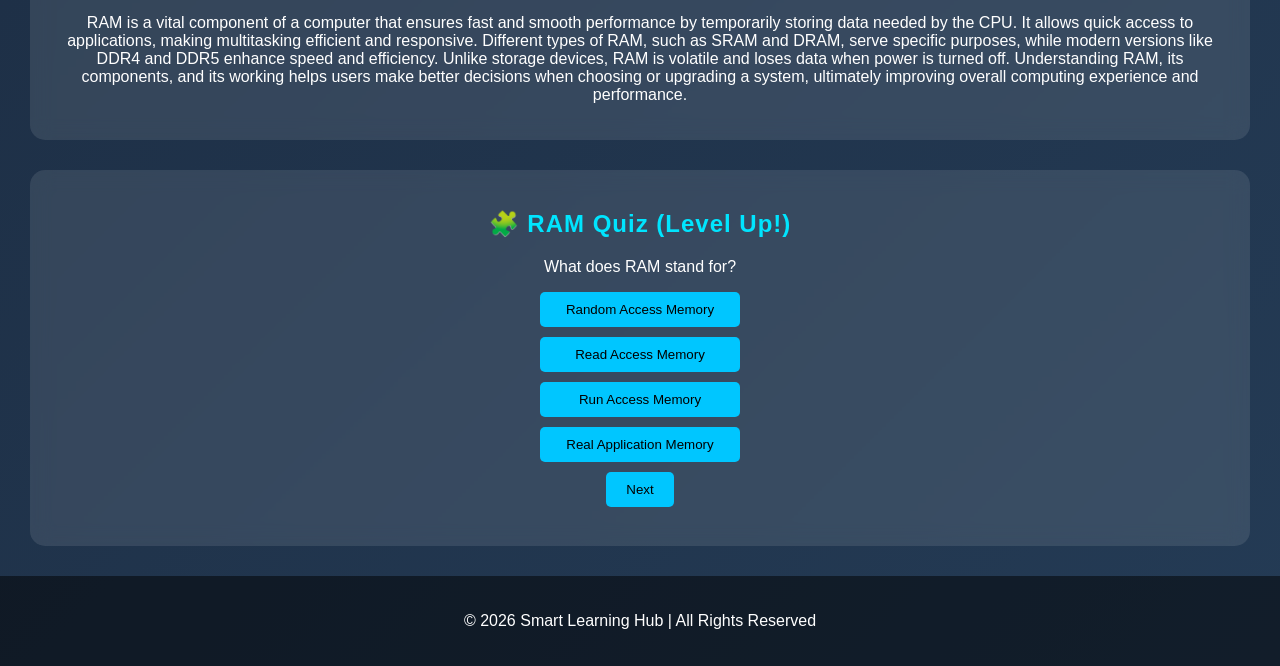
<file: Components/RAM/index.html>
<!DOCTYPE html>
<html lang="en">

<head>
    <meta charset="UTF-8">
    <meta name="viewport" content="width=device-width, initial-scale=1.0">
    <title>CPU - Smart Learning</title>
    <link rel="stylesheet" href="style.css">
</head>

<body>

    <header>
        <h1>🧩 RAM: The Core of Fast Computing</h1>
        <p>Learn • Explore • Test Yourself</p>
    </header>

    <section class="hero">
        <img src="/Images/RAM-Image.png" alt="CPU" class="RAM-Image">
        
        <div class="RAM-card">
            <h2>📖 What is RAM?</h2>
            <p>
                RAM (Random Access Memory) is a type of computer memory used to store data temporarily while a device is
                running. It allows the processor to quickly access the information needed to perform tasks such as
                opening apps, browsing the internet, or playing games. Unlike storage devices like hard drives or SSDs,
                RAM is volatile, meaning all data is lost when the computer is turned off. More RAM helps a system run
                faster and handle multiple tasks smoothly. It acts as a workspace for the computer, improving overall
                performance and user experience during active operations.
            </p>

        </div>


    </section>

    <section class="card">
        <h2>⚙️ RAM Components</h2>
        <div class="ram-grid">

            <div class="box" onclick="toggleBox(this)">
                <h3>Memory Cells</h3>
                <p class="details">Store data in binary form (0s and 1s).</p>
            </div>

            <div class="box" onclick="toggleBox(this)">
                <h3>Capacitors</h3>
                <p class="details">Hold electrical charge to store data temporarily.</p>
            </div>

            <div class="box" onclick="toggleBox(this)">
                <h3>Transistors</h3>
                <p class="details">Control access to memory cells like switches.</p>
            </div>

            <div class="box" onclick="toggleBox(this)">
                <h3>Memory Chips</h3>
                <p class="details">Contain millions of memory cells.</p>
            </div>

            <div class="box" onclick="toggleBox(this)">
                <h3>Memory Controller</h3>
                <p class="details">Manages communication between CPU and RAM.</p>
            </div>

            <div class="box" onclick="toggleBox(this)">
                <h3>Address Bus</h3>
                <p class="details">Carries memory location of data.</p>
            </div>

            <div class="box" onclick="toggleBox(this)">
                <h3>Data Bus</h3>
                <p class="details">Transfers actual data between RAM and CPU.</p>
            </div>

            <div class="box" onclick="toggleBox(this)">
                <h3>PCB</h3>
                <p class="details">Board that connects all RAM components.</p>
            </div>

            <div class="box" onclick="toggleBox(this)">
                <h3>Pins / Connectors</h3>
                <p class="details">Connect RAM to the motherboard.</p>
            </div>

        </div>
    </section>

    <section class="card">
        <h1>🧠 Types of RAM</h1>
        <section>
            <div class="grid">

                <div class="box" onclick="toggleBox(this)">
                    <h3>SRAM</h3>
                    <p class="details">
                        Static RAM is very fast and does not need refreshing.
                        It is expensive and used in CPU cache memory.
                    </p>
                </div>

                <div class="box" onclick="toggleBox(this)">
                    <h3>DRAM</h3>
                    <p class="details">
                        Dynamic RAM needs constant refreshing.
                        It is cheaper and used as main memory in computers.
                    </p>
                </div>

                <div class="box" onclick="toggleBox(this)">
                    <h3>DDR RAM</h3>
                    <p class="details">
                        Modern RAM used in systems. Versions include DDR1, DDR2,
                        DDR3, DDR4, and DDR5 (latest and fastest).
                    </p>
                </div>

                <div class="box" onclick="toggleBox(this)">
                    <h3>SDRAM</h3>
                    <p class="details">
                        Works in sync with the CPU clock, making it faster
                        than older DRAM types.
                    </p>
                </div>

                <div class="box" onclick="toggleBox(this)">
                    <h3>GDDR</h3>
                    <p class="details">
                        Used in graphics cards (GPU). Very fast memory
                        for gaming and video processing.
                    </p>
                </div>

            </div>
        </section>


    </section>


    <section class="card">
        <h2 style="text-align:center; margin-bottom:30px;">⚔️ RAM vs Storage</h2>

        <div class="grid-difference">

            <!-- RAM BOX -->
            <div class="RAM-box">
                <h3>🧠 RAM</h3>
                <p><b>Type:</b> Temporary Memory</p>
                <p><b>Speed:</b> Very Fast ⚡</p>
                <p><b>Usage:</b> Running apps & processes</p>
                <p><b>Data:</b> Lost when power is OFF ❌</p>
                <p><b>Example:</b> DDR4, DDR5</p>
            </div>

            <!-- STORAGE BOX -->
            <div class="Storage-box">
                <h3>💾 Storage</h3>
                <p><b>Type:</b> Permanent Memory</p>
                <p><b>Speed:</b> Slower than RAM</p>
                <p><b>Usage:</b> Store files, OS, software</p>
                <p><b>Data:</b> Saved even after power OFF ✅</p>
                <p><b>Example:</b> HDD, SSD</p>
            </div>

        </div>
    </section>


    <section class="card">
        <h2> 🧠 Conclusion</h2>
        <p>RAM is a vital component of a computer that ensures fast and smooth performance by temporarily storing data
            needed by the CPU. It allows quick access to applications, making multitasking efficient and responsive.
            Different types of RAM, such as SRAM and DRAM, serve specific purposes, while modern versions like DDR4 and
            DDR5 enhance speed and efficiency. Unlike storage devices, RAM is volatile and loses data when power is
            turned off. Understanding RAM, its components, and its working helps users make better decisions when
            choosing or upgrading a system, ultimately improving overall computing experience and performance.</p>
    </section>

    <section class="card quiz">
        <h2>🧩 RAM Quiz (Level Up!)</h2>

        <div id="quizBox">
            <p id="question"></p>
            <div id="options"></div>
            <button onclick="nextQuestion()">Next</button>
        </div>

        <h3 id="score"></h3>
    </section>

    <footer>
        <p>© 2026 Smart Learning Hub | All Rights Reserved</p>
    </footer>

    <script src="script.js"></script>
</body>

</html>
</file>
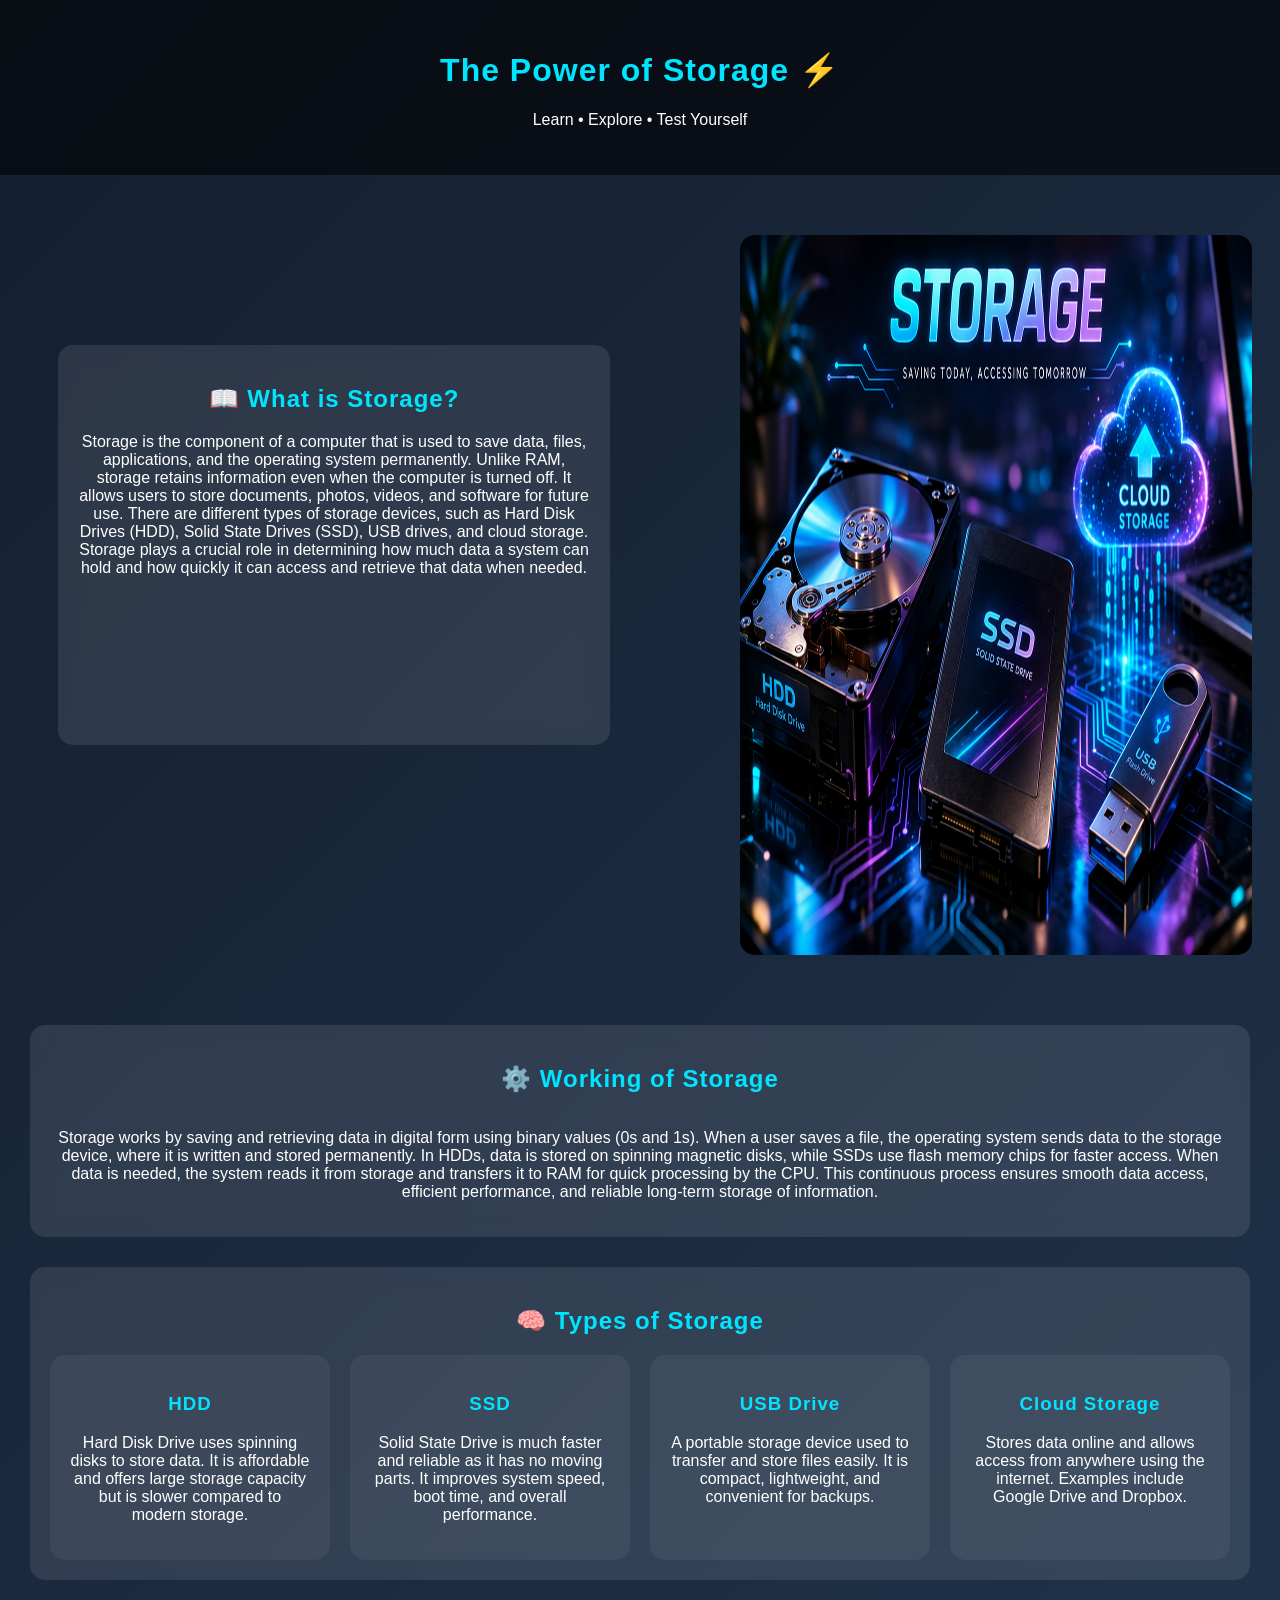
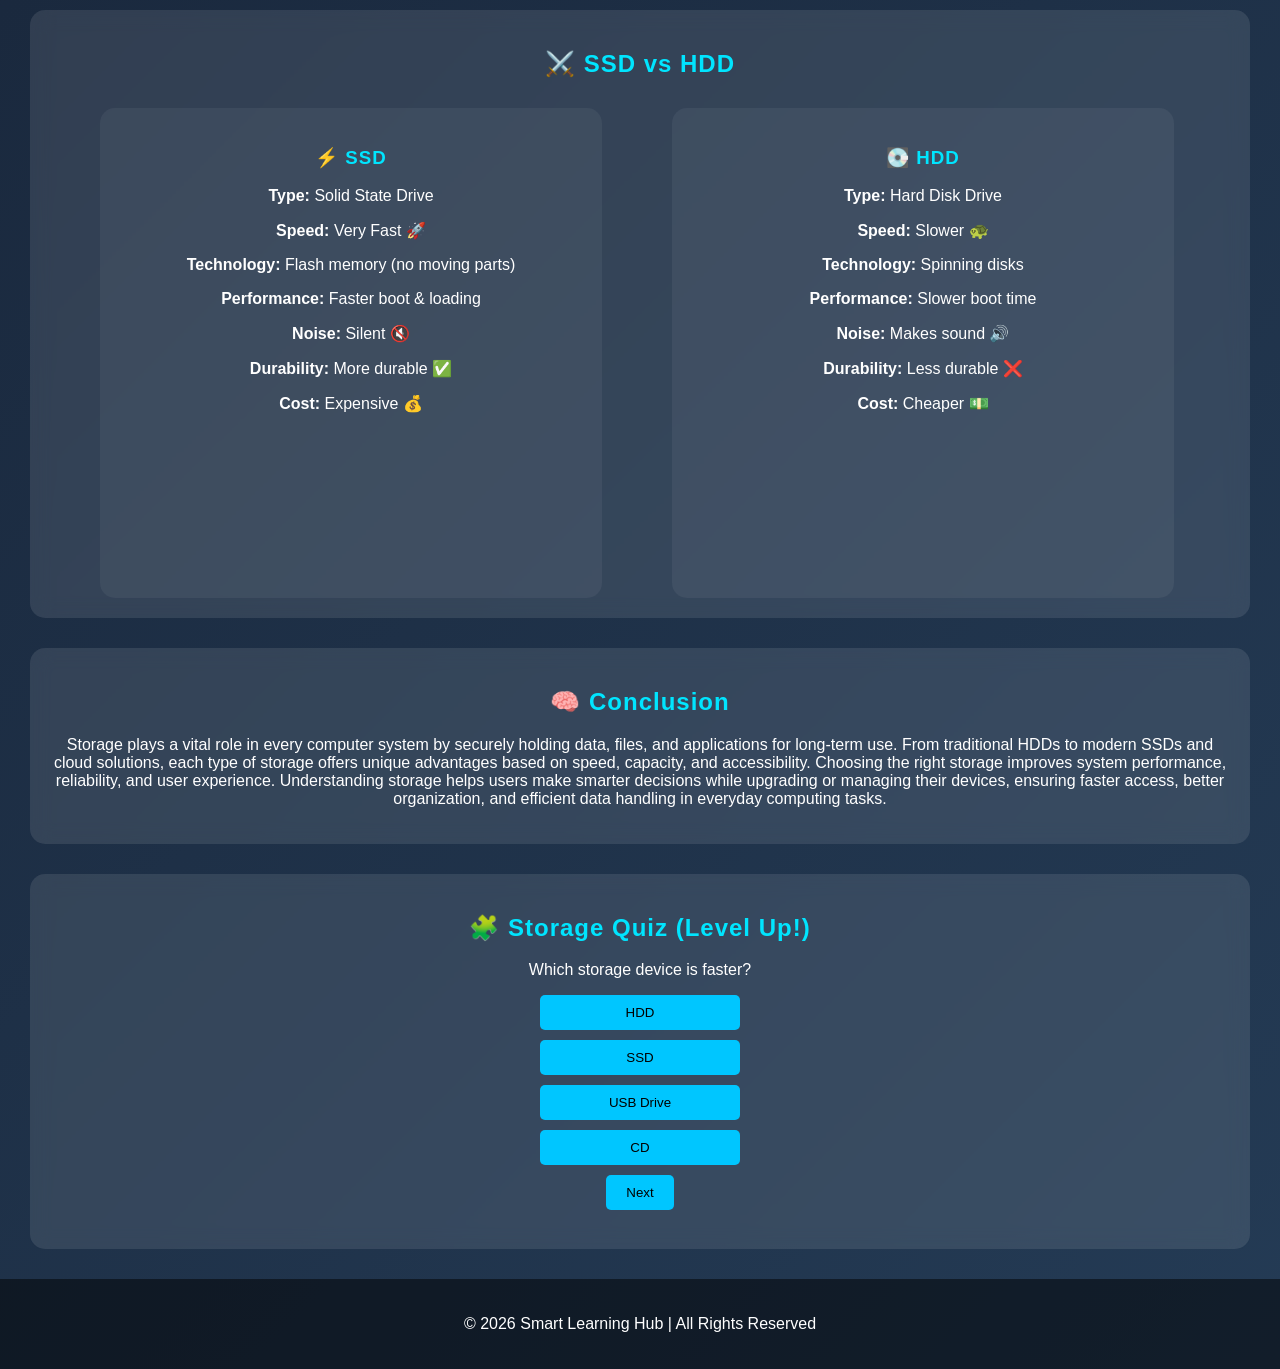
<file: Components/Storage/index.html>
<!DOCTYPE html>
<html lang="en">

<head>
    <meta charset="UTF-8">
    <meta name="viewport" content="width=device-width, initial-scale=1.0">
    <title>CPU - Smart Learning</title>
    <link rel="stylesheet" href="style.css">
</head>

<body>

    <header>
        <h1>The Power of Storage ⚡</h1>
        <p>Learn • Explore • Test Yourself</p>
    </header>

    <section class="hero">
        <img src="/Images/Storage-Image.png" alt="CPU" class="Storage-Image">
        
        <div class="Storage-card">
            <h2>📖 What is Storage?</h2>
            <p>
                Storage is the component of a computer that is used to save data, files, applications, and the operating
                system permanently. Unlike RAM, storage retains information even when the computer is turned off. It
                allows users to store documents, photos, videos, and software for future use. There are different types
                of storage devices, such as Hard Disk Drives (HDD), Solid State Drives (SSD), USB drives, and cloud
                storage. Storage plays a crucial role in determining how much data a system can hold and how quickly it
                can access and retrieve that data when needed.
            </p>

        </div>


    </section>

    <section class="card">
        <h2>⚙️ Working of Storage</h2>
        <div class="grid">

            <p> Storage works by saving and retrieving data in digital form using binary values (0s and 1s). 
            When a user saves a file, the operating system sends data to the storage device, where it is 
            written and stored permanently. In HDDs, data is stored on spinning magnetic disks, while SSDs 
            use flash memory chips for faster access. When data is needed, the system reads it from storage 
            and transfers it to RAM for quick processing by the CPU. This continuous process ensures smooth 
            data access, efficient performance, and reliable long-term storage of information.</p>

            
        </div>
    </section>

    <section class="card">
        <h1>🧠 Types of Storage</h1>
        <section>
            <div class="grid">

                <div class="box" onclick="toggleBox(this)">
                    <h3>HDD</h3>
                    <p class="details">
                        Hard Disk Drive uses spinning disks to store data. It is affordable
                        and offers large storage capacity but is slower compared to modern storage.

                    </p>
                </div>

                <div class="box" onclick="toggleBox(this)">
                    <h3>SSD</h3>
                    <p class="details">
                        Solid State Drive is much faster and reliable as it has no moving parts.
                        It improves system speed, boot time, and overall performance.
                    </p>
                </div>

                <div class="box" onclick="toggleBox(this)">
                    <h3>USB Drive</h3>
                    <p class="details">
                        A portable storage device used to transfer and store files easily.
                        It is compact, lightweight, and convenient for backups.
                    </p>
                </div>

                <div class="box" onclick="toggleBox(this)">
                    <h3>Cloud Storage</h3>
                    <p class="details">
                        Stores data online and allows access from anywhere using the internet.
                        Examples include Google Drive and Dropbox.
                    </p>
                </div>

        </section>


    </section>


    <section class="card">
        <h2 style="text-align:center; margin-bottom:30px;">⚔️ SSD vs HDD</h2>



        <div class="compare-container">

            <!-- SSD -->
            <div class="compare-card-1">
                <h3>⚡ SSD</h3>
                <p><b>Type:</b> Solid State Drive</p>
                <p><b>Speed:</b> Very Fast 🚀</p>
                <p><b>Technology:</b> Flash memory (no moving parts)</p>
                <p><b>Performance:</b> Faster boot & loading</p>
                <p><b>Noise:</b> Silent 🔇</p>
                <p><b>Durability:</b> More durable ✅</p>
                <p><b>Cost:</b> Expensive 💰</p>
            </div>

            <!-- HDD -->
            <div class="compare-card-2">
                <h3>💽 HDD</h3>
                <p><b>Type:</b> Hard Disk Drive</p>
                <p><b>Speed:</b> Slower 🐢</p>
                <p><b>Technology:</b> Spinning disks</p>
                <p><b>Performance:</b> Slower boot time</p>
                <p><b>Noise:</b> Makes sound 🔊</p>
                <p><b>Durability:</b> Less durable ❌</p>
                <p><b>Cost:</b> Cheaper 💵</p>
            </div>

        </div>
    </section>

    </section>


    <section class="card">
        <h2> 🧠 Conclusion</h2>
        <p>Storage plays a vital role in every computer system by securely holding data, files,
            and applications for long-term use. From traditional HDDs to modern SSDs and cloud
            solutions, each type of storage offers unique advantages based on speed, capacity,
            and accessibility. Choosing the right storage improves system performance, reliability,
            and user experience. Understanding storage helps users make smarter decisions while
            upgrading or managing their devices, ensuring faster access, better organization,
            and efficient data handling in everyday computing tasks.</p>
    </section>

    <section class="card quiz">
        <h2>🧩 Storage Quiz (Level Up!)</h2>

        <div id="quizBox">
            <p id="question"></p>
            <div id="options"></div>
            <button onclick="nextQuestion()">Next</button>
        </div>

        <h3 id="score"></h3>
    </section>

    <footer>
        <p>© 2026 Smart Learning Hub | All Rights Reserved</p>
    </footer>

    <script src="script.js"></script>
</body>

</html>
</file>
<file: Components/CPU/style.css>
body {
    margin: 0;
    font-family: 'Segoe UI', sans-serif;
    background: linear-gradient(135deg, #141e30, #243b55);
    color: white;
}

/* Header */
header {
    text-align: center;
    padding: 30px;
    background: rgba(0, 0, 0, 0.6);
}

/* Hero */
.hero {
    text-align: center;
    padding: 40px;
    height: auto;
    display: flex;
    justify-content: space-between;
    flex-wrap: wrap;
}


.CPU-Image {
    width: 40vw;
    height: 80vh;
    position: relative;
    left: 700px;
    bottom: 20 px;
    margin-top: 20px;
    border-radius: 15px;

    animation: float 3s ease-in-out infinite;
    transition: 0.4s;

}

.CPU-Image:hover {
    transform: scale(1.1);
    box-shadow: 0 0 30px #00f2ff;
}


/* Glow Animation */
.CPU-Image::after {
    content: "";
    position: absolute;
    top: -10px;
    left: -10px;
    width: 100%;
    height: 100%;
    border-radius: 20px;
    background: linear-gradient(45deg, #00f0ff, #007bff, #00f0ff);
    z-index: -1;
    filter: blur(20px);
    opacity: 0.7;
    animation: glow 2s infinite alternate;
}

@keyframes glow {
    from {
        opacity: 0.5;
    }

    to {
        opacity: 1;
    }
}

/* Cards */
.card {
    margin: 30px;
    padding: 20px;
    border-radius: 15px;
    background: rgba(255, 255, 255, 0.1);
    backdrop-filter: blur(10px);
    transition: transform 0.3s;
    text-align: center;

}

.CPU-card {
    margin: 30px;
    padding: 20px;
    border-radius: 15px;
    background: rgba(255, 255, 255, 0.1);
    backdrop-filter: blur(10px);
    transition: transform 0.3s;
    position: relative;
    width: 40vw;
    height: 40vh;
    top: 100px;
    right: 600px;
}


.CPU-card:hover {
    transform: scale(1.03);
}

.card:hover {
    transform: scale(1.03);
}

/* Grid */
.grid {
    display: flex;
    gap: 20px;
}



.box {
    background: rgba(255, 255, 255, 0.05);
    padding: 20px;
    border-radius: 15px;
    transition: all 0.4s ease-in-out;
    position: relative;
    overflow: hidden;
    flex: 1;

}

/* Glow effect (before pseudo element) */
.box::before {
    content: "";
    position: absolute;
    inset: 0;
    border-radius: 15px;
    background: linear-gradient(45deg, #00f5ff, #00bfff);
    opacity: 0;
    transition: opacity 0.4s ease-in-out;
    z-index: -1;
}

/* Hover animation */
.box:hover {
    transform: translateY(-10px) scale(1.03);
    box-shadow: 0 0 25px rgba(0, 245, 255, 0.6);
}

/* Glow appear on hover */
.box:hover::before {
    opacity: 0.15;
}

.box {
    flex: 1;
    padding: 15px;
    background: rgba(0, 0, 0, 0.3);
    border-radius: 10px;
}

/* Buttons */
button {
    padding: 10px 20px;
    border: none;
    background: #00c6ff;
    color: black;
    border-radius: 5px;
    cursor: pointer;
}

button:hover {
    background: #0072ff;
    color: white;
}

/* Quiz */
.quiz {
    text-align: center;
}

#options button {
    display: block;
    margin: 10px auto;
    width: 200px;
}

/* Footer */
footer {
    text-align: center;
    padding: 20px;
    background: rgba(0, 0, 0, 0.5);
}


.cpu-list {
    list-style-position: inside;
    padding-left: 0;
    margin: 0 auto;
    max-width: 600px;
    text-align: left;

}


.cpu-list li {
    margin: 8px 0;
    display: block;
    text-align: left;
    position: relative;
    left: 100px;
}

h1,
h2,
h3 {
    font-family: 'Orbitron', sans-serif;
    letter-spacing: 1px;
    color: #00e5ff;
}

@media (max-width: 768px) {

    .hero {
        flex-direction: column;
        align-items: center;
    }

    .CPU-Image,
    .CPU-card {
        width: 90%;
        height: auto;
        position: static;
    }

    .grid {
        flex-direction: column;
    }

    .cpu-list li {
        left: 0;
    }
}
</file>
<file: Components/GPU/style.css>
body {
    margin: 0;
    font-family: 'Segoe UI', sans-serif;
    background: linear-gradient(135deg, #141e30, #243b55);
    color: white;
}

/* Header */
header {
    text-align: center;
    padding: 30px;
    background: rgba(0, 0, 0, 0.6);
}

/* Hero */
.hero {
    text-align: center;
    padding: 40px;
    height: auto;
    display: flex;
    justify-content: space-between;
    flex-wrap: wrap;
}


.GPU-Image {
    width: 40vw;
    height: 80vh;
    position: relative;
    left: 700px;
    bottom: 20 px;
    margin-top: 20px;
    border-radius: 15px;

    animation: float 3s ease-in-out infinite;
    transition: 0.4s;

}

.GPU-Image:hover {
    transform: scale(1.1);
    box-shadow: 0 0 30px #00f2ff;
}


/* Glow Animation */
.GPU-Image::after {
    content: "";
    position: absolute;
    top: -10px;
    left: -10px;
    width: 100%;
    height: 100%;
    border-radius: 20px;
    background: linear-gradient(45deg, #00f0ff, #007bff, #00f0ff);
    z-index: -1;
    filter: blur(20px);
    opacity: 0.7;
    animation: glow 2s infinite alternate;
}

@keyframes glow {
    from {
        opacity: 0.5;
    }

    to {
        opacity: 1;
    }
}

/* Cards */
.card {
    margin: 30px;
    padding: 20px;
    border-radius: 15px;
    background: rgba(255, 255, 255, 0.1);
    backdrop-filter: blur(10px);
    transition: transform 0.3s;
    text-align: center;

}

.GPU-card {
    margin: 30px;
    padding: 20px;
    border-radius: 15px;
    background: rgba(255, 255, 255, 0.1);
    backdrop-filter: blur(10px);
    transition: transform 0.3s;
    position: relative;
    width: 40vw;
    height: 50vh;
    top: 100px;
    right: 600px;
}


.GPU-card:hover {
    transform: scale(1.03);
}

.card:hover {
    transform: scale(1.03);
}

/* Grid */
.grid {
    display: flex;
    gap: 20px;
    text-align: center;
}

.compare-container {
    display: flex;
    gap: 20px;
    text-align: center;
    position: relative;
    width: 80vw;
    height: 80;
}



/* Buttons */
button {
    padding: 10px 20px;
    border: none;
    background: #00c6ff;
    color: black;
    border-radius: 5px;
    cursor: pointer;
}

button:hover {
    background: #0072ff;
    color: white;
}

/* Quiz */
.quiz {
    text-align: center;
}

#options button {
    display: block;
    margin: 10px auto;
    width: 200px;
}

/* Footer */
footer {
    text-align: center;
    padding: 20px;
    background: rgba(0, 0, 0, 0.5);
}

h1,
h2,
h3 {
    font-family: 'Orbitron', sans-serif;
    letter-spacing: 1px;
    color: #00e5ff;
}

.box {
    background: rgba(255, 255, 255, 0.05);
    padding: 20px;
    border-radius: 15px;
    transition: all 0.4s ease-in-out;
    position: relative;
    overflow: hidden;
    flex: 1;

}

/* Glow effect (before pseudo element) */
.box::before {
    content: "";
    position: absolute;
    inset: 0;
    border-radius: 15px;
    background: linear-gradient(45deg, #00f5ff, #00bfff);
    opacity: 0;
    transition: opacity 0.4s ease-in-out;
    z-index: -1;
}

/* Hover animation */
.box:hover {
    transform: translateY(-10px) scale(1.03);
    box-shadow: 0 0 25px rgba(0, 245, 255, 0.6);
}

/* Glow appear on hover */
.box:hover::before {
    opacity: 0.15;
}



.compare-card-1 {
    background: rgba(255, 255, 255, 0.05);
    padding: 20px;
    border-radius: 15px;
    transition: all 0.4s ease-in-out;
    position: relative;
    overflow: hidden;
    flex: 1;
    left: 50px;
    width: 40vw;
    height: 50vh;
}

/* Glow effect (before pseudo element) */
.compare-card-1::before {
    content: "";
    position: absolute;
    inset: 0;
    border-radius: 15px;
    background: linear-gradient(45deg, #00f5ff, #00bfff);
    opacity: 0;
    transition: opacity 0.4s ease-in-out;
    z-index: -1;
}

/* Hover animation */
.compare-card-1:hover {
    transform: translateY(-10px) scale(1.03);
    box-shadow: 0 0 25px rgba(0, 245, 255, 0.6);
}

/* Glow appear on hover */
.compare-card-1:hover::before {
    opacity: 0.15;
}

.compare-card-2 {
    background: rgba(255, 255, 255, 0.05);
    padding: 20px;
    border-radius: 15px;
    transition: all 0.4s ease-in-out;
    position: relative;
    overflow: hidden;
    flex: 1;
    left: 100px;
    width: 40vw;
    height: 50vh;
}

/* Glow effect (before pseudo element) */
.compare-card-2::before {
    content: "";
    position: absolute;
    inset: 0;
    border-radius: 15px;
    background: linear-gradient(45deg, #00f5ff, #00bfff);
    opacity: 0;
    transition: opacity 0.4s ease-in-out;
    z-index: -1;
}

/* Hover animation */
.compare-card-2:hover {
    transform: translateY(-10px) scale(1.03);
    box-shadow: 0 0 25px rgba(0, 245, 255, 0.6);
}

/* Glow appear on hover */
.compare-card-2:hover::before {
    opacity: 0.15;
}


@media (max-width: 768px) {

    .hero {
        flex-direction: column;
        align-items: center;
    }

    .GPU-Image,
    .GPU-card {
        width: 90%;
        height: auto;
        position: static;
    }

    .compare-container {
        flex-direction: column;
        width: 100%;
        height: auto;
    }

    .compare-card-1,
    .compare-card-2 {
        width: 90%;
        height: auto;
        position: static;
        margin: 10px auto;
    }

    .grid {
        flex-direction: column;
    }
}
</file>
<file: Components/Motherboard/style.css>
body {
    margin: 0;
    font-family: 'Segoe UI', sans-serif;
    background: linear-gradient(135deg, #141e30, #243b55);
    color: white;
}

/* Header */
header {
    text-align: center;
    padding: 30px;
    background: rgba(0, 0, 0, 0.6);
}

/* Hero */
.hero {
    text-align: center;
    padding: 40px;
    height: auto;
    display: flex;
    justify-content: space-between;
    flex-wrap: wrap;
}


.Motherboard-Image {
    width: 40vw;
    height: 80vh;
    position: relative;
    left: 700px;
    bottom: 20 px;
    margin-top: 20px;
    border-radius: 15px;

    animation: float 3s ease-in-out infinite;
    transition: 0.4s;

}

.Motherboard-Image:hover {
    transform: scale(1.1);
    box-shadow: 0 0 30px #00f2ff;
}


/* Glow Animation */
.Motherboard-Image::after {
    content: "";
    position: absolute;
    top: -10px;
    left: -10px;
    width: 100%;
    height: 100%;
    border-radius: 20px;
    background: linear-gradient(45deg, #00f0ff, #007bff, #00f0ff);
    z-index: -1;
    filter: blur(20px);
    opacity: 0.7;
    animation: glow 2s infinite alternate;
}

@keyframes glow {
    from {
        opacity: 0.5;
    }

    to {
        opacity: 1;
    }
}

/* Cards */
.card {
    margin: 30px;
    padding: 20px;
    border-radius: 15px;
    background: rgba(255, 255, 255, 0.1);
    backdrop-filter: blur(10px);
    transition: transform 0.3s;
    text-align: center;
    display: flex;
    flex-direction: column;

}

.Motherboard-cards{
    flex: 1;
    padding: 15px;
    background: rgba(0, 0, 0, 0.3);
    border-radius: 10px;
    display: flex;
    flex-direction: column


}

.Motherboard-card {
    margin: 30px;
    padding: 20px;
    border-radius: 15px;
    background: rgba(255, 255, 255, 0.1);
    backdrop-filter: blur(10px);
    transition: transform 0.3s;
    position: relative;
    width: 40vw;
    height: 50vh;
    top: 100px;
    right: 600px;
}


.Motherboard-card:hover {
    transform: scale(1.03);
}

.card:hover {
    transform: scale(1.03);
}

/* Grid */
.grid {
    display: flex;
    gap: 20px;
    text-align: center;
}

.compare-container {
    display: flex;
    gap: 20px;
    text-align: center;
    position: relative;
    width: 80vw;
    height: 80;
}


.compare-card-1 {
    flex: 1;
    padding: 15px;
    background: rgba(0, 0, 0, 0.3);
    border-radius: 10px;
    position: relative;
    left: 50px;
    width: 40vw;
    height: 50vh;
}

.compare-card-2 {
    flex: 1;
    padding: 15px;
    background: rgba(0, 0, 0, 0.3);
    border-radius: 10px;
    position: relative;
    left: 100px;
    width: 40vw;
    height: 50vh;
}

/* Buttons */
button {
    padding: 10px 20px;
    border: none;
    background: #00c6ff;
    color: black;
    border-radius: 5px;
    cursor: pointer;
}

button:hover {
    background: #0072ff;
    color: white;
}

/* Quiz */
.quiz {
    text-align: center;
}

#options button {
    display: block;
    margin: 10px auto;
    width: 200px;
}

/* Footer */
footer {
    text-align: center;
    padding: 20px;
    background: rgba(0, 0, 0, 0.5);
}

h1,
h2,
h3 {
    font-family: 'Orbitron', sans-serif;
    letter-spacing: 1px;
    color: #00e5ff;
}

.box {
    background: rgba(255, 255, 255, 0.05);
    padding: 20px;
    border-radius: 15px;
    transition: all 0.4s ease-in-out;
    position: relative;
    overflow: hidden;
    flex: 1;
}

/* Glow effect (before pseudo element) */
.box::before {
    content: "";
    position: absolute;
    inset: 0;
    border-radius: 15px;
    background: linear-gradient(45deg, #00f5ff, #00bfff);
    opacity: 0;
    transition: opacity 0.4s ease-in-out;
    z-index: -1;
}

/* Hover animation */
.box:hover {
    transform: translateY(-10px) scale(1.03);
    box-shadow: 0 0 25px rgba(0, 245, 255, 0.6);
}

/* Glow appear on hover */
.box:hover::before {
    opacity: 0.15;
}


.Motherboard-cards-2 {
    background: rgba(255, 255, 255, 0.05);
    padding: 20px;
    border-radius: 15px;
    transition: all 0.4s ease-in-out;
    position: relative;
    overflow: hidden;
}

/* Glow effect (before pseudo element) */
.Motherboard-cards::before {
    content: "";
    position: absolute;
    inset: 0;
    border-radius: 15px;
    background: linear-gradient(45deg, #00f5ff, #00bfff);
    opacity: 0;
    transition: opacity 0.4s ease-in-out;
    z-index: -1;
}

/* Hover animation */
.Motherboard-cards:hover {
    transform: translateY(-10px) scale(1.03);
    box-shadow: 0 0 25px rgba(0, 245, 255, 0.6);
}

/* Glow appear on hover */
.Motherboard-cards:hover::before {
    opacity: 0.15;
}

@media (max-width: 768px) {

    .hero {
        flex-direction: column;
        align-items: center;
    }

    .Motherboard-Image,
    .Motherboard-card {
        width: 90%;
        height: auto;
        position: static;
    }

    .grid {
        flex-direction: column;
    }

    .compare-container {
        flex-direction: column;
        width: 100%;
        height: auto;
    }

    .compare-card-1,
    .compare-card-2 {
        width: 90%;
        height: auto;
        position: static;
        margin: 10px auto;
    }
}
</file>
<file: Components/Network/style.css>
body {
    margin: 0;
    font-family: 'Segoe UI', sans-serif;
    background: linear-gradient(135deg, #141e30, #243b55);
    color: white;
}

/* Header */
header {
    text-align: center;
    padding: 30px;
    background: rgba(0, 0, 0, 0.6);
}

/* Hero */
.hero {
    text-align: center;
    padding: 40px;
    height: auto;
    display: flex;
    justify-content: space-between;
    flex-wrap: wrap;
}


.Network-Image {
    width: 40vw;
    height: 80vh;
    position: relative;
    left: 700px;
    bottom: 20 px;
    margin-top: 20px;
    border-radius: 15px;

    animation: float 3s ease-in-out infinite;
    transition: 0.4s;

}

.Network-Image:hover {
    transform: scale(1.1);
    box-shadow: 0 0 30px #00f2ff;
}


/* Glow Animation */
.Network-Image::after {
    content: "";
    position: absolute;
    top: -10px;
    left: -10px;
    width: 100%;
    height: 100%;
    border-radius: 20px;
    background: linear-gradient(45deg, #00f0ff, #007bff, #00f0ff);
    z-index: -1;
    filter: blur(20px);
    opacity: 0.7;
    animation: glow 2s infinite alternate;
}

@keyframes glow {
    from {
        opacity: 0.5;
    }

    to {
        opacity: 1;
    }
}

/* Cards */
.card {
    margin: 30px;
    padding: 20px;
    border-radius: 15px;
    background: rgba(255, 255, 255, 0.1);
    backdrop-filter: blur(10px);
    transition: transform 0.3s;
    text-align: center;

}

.Network-card {
    margin: 30px;
    padding: 20px;
    border-radius: 15px;
    background: rgba(255, 255, 255, 0.1);
    backdrop-filter: blur(10px);
    transition: transform 0.3s;
    position: relative;
    width: 40vw;
    height: 50vh;
    top: 100px;
    right: 600px;
}


.Network-card:hover {
    transform: scale(1.03);
}

.card:hover {
    transform: scale(1.03);
}

/* Grid */
.grid {
    display: flex;
    gap: 20px;
    text-align: center;
}

.compare-container {
    display: flex;
    gap: 20px;
    text-align: center;
    position: relative;
    width: 80vw;
    height: 80;
}


/* Buttons */
button {
    padding: 10px 20px;
    border: none;
    background: #00c6ff;
    color: black;
    border-radius: 5px;
    cursor: pointer;
}

button:hover {
    background: #0072ff;
    color: white;
}

/* Quiz */
.quiz {
    text-align: center;
}

#options button {
    display: block;
    margin: 10px auto;
    width: 200px;
}

/* Footer */
footer {
    text-align: center;
    padding: 20px;
    background: rgba(0, 0, 0, 0.5);
}

h1,
h2,
h3 {
    font-family: 'Orbitron', sans-serif;
    letter-spacing: 1px;
    color: #00e5ff;
}

.box {
    background: rgba(255, 255, 255, 0.05);
    padding: 20px;
    border-radius: 15px;
    transition: all 0.4s ease-in-out;
    position: relative;
    overflow: hidden;
    flex: 1;
}

/* Glow effect (before pseudo element) */
.box::before {
    content: "";
    position: absolute;
    inset: 0;
    border-radius: 15px;
    background: linear-gradient(45deg, #00f5ff, #00bfff);
    opacity: 0;
    transition: opacity 0.4s ease-in-out;
    z-index: -1;
}

/* Hover animation */
.box:hover {
    transform: translateY(-10px) scale(1.03);
    box-shadow: 0 0 25px rgba(0, 245, 255, 0.6);
}

/* Glow appear on hover */
.box:hover::before {
    opacity: 0.15;
}


.compare-card-1 {
    background: rgba(255, 255, 255, 0.05);
    padding: 20px;
    border-radius: 15px;
    transition: all 0.4s ease-in-out;
    position: relative;
    overflow: hidden;
    flex: 1;
    left: 50px;
    width: 40vw;
    height: 50vh;
}

/* Glow effect (before pseudo element) */
.compare-card-1::before {
    content: "";
    position: absolute;
    inset: 0;
    border-radius: 15px;
    background: linear-gradient(45deg, #00f5ff, #00bfff);
    opacity: 0;
    transition: opacity 0.4s ease-in-out;
    z-index: -1;
}

/* Hover animation */
.compare-card-1:hover {
    transform: translateY(-10px) scale(1.03);
    box-shadow: 0 0 25px rgba(0, 245, 255, 0.6);
}

/* Glow appear on hover */
.compare-card-1:hover::before {
    opacity: 0.15;
}

.compare-card-2 {
    background: rgba(255, 255, 255, 0.05);
    padding: 20px;
    border-radius: 15px;
    transition: all 0.4s ease-in-out;
    position: relative;
    overflow: hidden;
    flex: 1;
    left: 100px;
    width: 40vw;
    height: 50vh;
}

/* Glow effect (before pseudo element) */
.compare-card-2::before {
    content: "";
    position: absolute;
    inset: 0;
    border-radius: 15px;
    background: linear-gradient(45deg, #00f5ff, #00bfff);
    opacity: 0;
    transition: opacity 0.4s ease-in-out;
    z-index: -1;
}

/* Hover animation */
.compare-card-2:hover {
    transform: translateY(-10px) scale(1.03);
    box-shadow: 0 0 25px rgba(0, 245, 255, 0.6);
}

/* Glow appear on hover */
.compare-card-2:hover::before {
    opacity: 0.15;
}

@media (max-width: 768px) {

    .hero {
        flex-direction: column;
        align-items: center;
    }

    .Network-Image,
    .Network-card {
        width: 90%;
        height: auto;
        position: static;
    }

    .grid {
        flex-direction: column;
    }

    .compare-container {
        flex-direction: column;
        width: 100%;
        height: auto;
    }

    .compare-card-1,
    .compare-card-2 {
        width: 90%;
        height: auto;
        position: static;
        margin: 10px auto;
    }
}
</file>
<file: Components/RAM/style.css>
body {
    margin: 0;
    font-family: 'Segoe UI', sans-serif;
    background: linear-gradient(135deg, #141e30, #243b55);
    color: white;
}

/* Header */
header {
    text-align: center;
    padding: 30px;
    background: rgba(0, 0, 0, 0.6);
}

/* Hero */
.hero {
    text-align: center;
    padding: 40px;
    height: auto;
    display: flex;
    justify-content: space-between;
    flex-wrap: wrap;
}


.RAM-Image {
    width: 40vw;
    height: 80vh;
    position: relative;
    left: 700px;
    bottom: 20 px;
    margin-top: 20px;
    border-radius: 15px;

    animation: float 3s ease-in-out infinite;
    transition: 0.4s;

}

.RAM-Image:hover {
    transform: scale(1.1);
    box-shadow: 0 0 30px #00f2ff;
}


/* Glow Animation */
.RAM-Image::after {
    content: "";
    position: absolute;
    top: -10px;
    left: -10px;
    width: 100%;
    height: 100%;
    border-radius: 20px;
    background: linear-gradient(45deg, #00f0ff, #007bff, #00f0ff);
    z-index: -1;
    filter: blur(20px);
    opacity: 0.7;
    animation: glow 2s infinite alternate;
}

@keyframes glow {
    from {
        opacity: 0.5;
    }

    to {
        opacity: 1;
    }
}

/* Cards */
.card {
    margin: 30px;
    padding: 20px;
    border-radius: 15px;
    background: rgba(255, 255, 255, 0.1);
    backdrop-filter: blur(10px);
    transition: transform 0.3s;
    text-align: center;

}

.RAM-card {
    margin: 30px;
    padding: 20px;
    border-radius: 15px;
    background: rgba(255, 255, 255, 0.1);
    backdrop-filter: blur(10px);
    transition: transform 0.3s;
    position: relative;
    width: 40vw;
    height: 40vh;
    top: 100px;
    right: 600px;
}


.RAM-card:hover {
    transform: scale(1.03);
}

.card:hover {
    transform: scale(1.03);
}

/* Grid */
.ran-grid {
    display: flex;
    flex-direction: column;
    align-items: center;
    gap: 15px;
    text-align: center;
}

.grid {
    display: flex;
    gap: 20px;
    text-align: center;
}

.grid-difference {
    display: flex;
    gap: 20px;
    text-align: center;
    position: relative;
    width: 80vw;
    height: 80;
}


.RAM-box {
    flex: 1;
    padding: 15px;
    background: rgba(0, 0, 0, 0.3);
    border-radius: 10px;
    position: relative;
    left: 100px;
}



/* Buttons */
button {
    padding: 10px 20px;
    border: none;
    background: #00c6ff;
    color: black;
    border-radius: 5px;
    cursor: pointer;
}

button:hover {
    background: #0072ff;
    color: white;
}

/* Quiz */
.quiz {
    text-align: center;
}

#options button {
    display: block;
    margin: 10px auto;
    width: 200px;
}

/* Footer */
footer {
    text-align: center;
    padding: 20px;
    background: rgba(0, 0, 0, 0.5);
}

h1,
h2,
h3 {
    font-family: 'Orbitron', sans-serif;
    letter-spacing: 1px;
    color: #00e5ff;
    text-align: center;
}


.box {
    background: rgba(255, 255, 255, 0.05);
    padding: 20px;
    border-radius: 15px;
    transition: all 0.4s ease-in-out;
    position: relative;
    overflow: hidden;
    flex: 1;
}

.ram-grid.box {
    background: rgba(255, 255, 255, 0.05);
    padding: 20px;
    border-radius: 15px;
    transition: all 0.4s ease-in-out;
    position: relative;
    overflow: hidden;
    flex: 1;
    width: 80%;
    max-width: 400px;
}

/* Glow effect (before pseudo element) */
.box::before {
    content: "";
    position: absolute;
    inset: 0;
    border-radius: 15px;
    background: linear-gradient(45deg, #00f5ff, #00bfff);
    opacity: 0;
    transition: opacity 0.4s ease-in-out;
    z-index: -1;
}

/* Hover animation */
.box:hover {
    transform: translateY(-10px) scale(1.03);
    box-shadow: 0 0 25px rgba(0, 245, 255, 0.6);
}

/* Glow appear on hover */
.box:hover::before {
    opacity: 0.15;
}

.RAM-box {
    background: rgba(255, 255, 255, 0.05);
    padding: 20px;
    border-radius: 15px;
    transition: all 0.4s ease-in-out;
    position: relative;
    overflow: hidden;
    flex: 1;
    left: 100px;
}

/* Glow effect (before pseudo element) */
.RAM-box::before {
    content: "";
    position: absolute;
    inset: 0;
    border-radius: 15px;
    background: linear-gradient(45deg, #00f5ff, #00bfff);
    opacity: 0;
    transition: opacity 0.4s ease-in-out;
    z-index: -1;
}

/* Hover animation */
.RAM-box:hover {
    transform: translateY(-10px) scale(1.03);
    box-shadow: 0 0 25px rgba(0, 245, 255, 0.6);
}

/* Glow appear on hover */
.RAM-box:hover::before {
    opacity: 0.15;
}

.Storage-box {
    background: rgba(255, 255, 255, 0.05);
    padding: 20px;
    border-radius: 15px;
    transition: all 0.4s ease-in-out;
    position: relative;
    overflow: hidden;
    flex: 1;

    left: 150px;
}


/* Glow effect (before pseudo element) */
.Storage-box::before {
    content: "";
    position: absolute;
    inset: 0;
    border-radius: 15px;
    background: linear-gradient(45deg, #00f5ff, #00bfff);
    opacity: 0;
    transition: opacity 0.4s ease-in-out;
    z-index: -1;
}

/* Hover animation */
.Storage-box:hover {
    transform: translateY(-10px) scale(1.03);
    box-shadow: 0 0 25px rgba(0, 245, 255, 0.6);
}

/* Glow appear on hover */
.Storage-box:hover::before {
    opacity: 0.15;
}

h2 {
    text-align: center;
    margin-bottom: 20px;
    z-index: 2;
    position: relative;
}


@media (max-width: 768px) {

    .hero {
        flex-direction: column;
        align-items: center;
    }

    .RAM-Image,
    .RAM-card {
        width: 90%;
        height: auto;
        position: static;
    }

    .grid,
    .grid-difference {
        flex-direction: column;
    }

    .RAM-box,
    .Storage-box {
        position: static;
        width: 90%;
        margin: 10px auto;
    }
}


@media (max-width: 768px) {
    .ram-grid {
        flex-direction: column;
    }

    .ram-grid .box {
        width: 90%;
    }
}
</file>
<file: Components/Storage/style.css>
body {
    margin: 0;
    font-family: 'Segoe UI', sans-serif;
    background: linear-gradient(135deg, #141e30, #243b55);
    color: white;
}

/* Header */
header {
    text-align: center;
    padding: 30px;
    background: rgba(0, 0, 0, 0.6);
}

/* Hero */
.hero {
    text-align: center;
    padding: 40px;
    height: auto;
    display: flex;
    justify-content: space-between;
    flex-wrap: wrap;
}


.Storage-Image {
    width: 40vw;
    height: 80vh;
    position: relative;
    left: 700px;
    bottom: 20 px;
    margin-top: 20px;
    border-radius: 15px;

    animation: float 3s ease-in-out infinite;
    transition: 0.4s;

}

.Storage-Image:hover {
    transform: scale(1.1);
    box-shadow: 0 0 30px #00f2ff;
}


/* Glow Animation */
.Storage-Image::after {
    content: "";
    position: absolute;
    top: -10px;
    left: -10px;
    width: 100%;
    height: 100%;
    border-radius: 20px;
    background: linear-gradient(45deg, #00f0ff, #007bff, #00f0ff);
    z-index: -1;
    filter: blur(20px);
    opacity: 0.7;
    animation: glow 2s infinite alternate;
}

@keyframes glow {
    from {
        opacity: 0.5;
    }

    to {
        opacity: 1;
    }
}

/* Cards */
.card {
    margin: 30px;
    padding: 20px;
    border-radius: 15px;
    background: rgba(255, 255, 255, 0.1);
    backdrop-filter: blur(10px);
    transition: transform 0.3s;
    text-align: center;

}

.Storage-card {
    margin: 30px;
    padding: 20px;
    border-radius: 15px;
    background: rgba(255, 255, 255, 0.1);
    backdrop-filter: blur(10px);
    transition: transform 0.3s;
    position: relative;
    width: 40vw;
    height: 40vh;
    top: 100px;
    right: 600px;
}


.Storage-card:hover {
    transform: scale(1.03);
}

.card:hover {
    transform: scale(1.03);
}

/* Grid */
.grid {
    display: flex;
    gap: 20px;
    text-align: center;
}

.compare-container {
    display: flex;
    gap: 20px;
    text-align: center;
    position: relative;
    width: 80vw;
    height: 80;
}


/* Buttons */
button {
    padding: 10px 20px;
    border: none;
    background: #00c6ff;
    color: black;
    border-radius: 5px;
    cursor: pointer;
}

button:hover {
    background: #0072ff;
    color: white;
}

/* Quiz */
.quiz {
    text-align: center;
}

#options button {
    display: block;
    margin: 10px auto;
    width: 200px;
}

/* Footer */
footer {
    text-align: center;
    padding: 20px;
    background: rgba(0, 0, 0, 0.5);
}

h1,
h2,
h3 {
    font-family: 'Orbitron', sans-serif;
    letter-spacing: 1px;
    color: #00e5ff;
}

.box {
    background: rgba(255, 255, 255, 0.05);
    padding: 20px;
    border-radius: 15px;
    transition: all 0.4s ease-in-out;
    position: relative;
    overflow: hidden;
    flex: 1;
}

/* Glow effect (before pseudo element) */
.box::before {
    content: "";
    position: absolute;
    inset: 0;
    border-radius: 15px;
    background: linear-gradient(45deg, #00f5ff, #00bfff);
    opacity: 0;
    transition: opacity 0.4s ease-in-out;
    z-index: -1;
}

/* Hover animation */
.box:hover {
    transform: translateY(-10px) scale(1.03);
    box-shadow: 0 0 25px rgba(0, 245, 255, 0.6);
}

/* Glow appear on hover */
.box:hover::before {
    opacity: 0.15;
}


.compare-card-1 {
    background: rgba(255, 255, 255, 0.05);
    padding: 20px;
    border-radius: 15px;
    transition: all 0.4s ease-in-out;
    position: relative;
    overflow: hidden;
    flex: 1;
    left: 50px;
    width: 40vw;
    height: 50vh;
}

/* Glow effect (before pseudo element) */
.compare-card-1::before {
    content: "";
    position: absolute;
    inset: 0;
    border-radius: 15px;
    background: linear-gradient(45deg, #00f5ff, #00bfff);
    opacity: 0;
    transition: opacity 0.4s ease-in-out;
    z-index: -1;
}

/* Hover animation */
.compare-card-1:hover {
    transform: translateY(-10px) scale(1.03);
    box-shadow: 0 0 25px rgba(0, 245, 255, 0.6);
}

/* Glow appear on hover */
.compare-card-1:hover::before {
    opacity: 0.15;
}




.compare-card-2 {
    background: rgba(255, 255, 255, 0.05);
    padding: 20px;
    border-radius: 15px;
    transition: all 0.4s ease-in-out;
    position: relative;
    overflow: hidden;
    flex: 1;
    left: 100px;
    width: 40vw;
    height: 50vh;
}

/* Glow effect (before pseudo element) */
.compare-card-2::before {
    content: "";
    position: absolute;
    inset: 0;
    border-radius: 15px;
    background: linear-gradient(45deg, #00f5ff, #00bfff);
    opacity: 0;
    transition: opacity 0.4s ease-in-out;
    z-index: -1;
}

/* Hover animation */
.compare-card-2:hover {
    transform: translateY(-10px) scale(1.03);
    box-shadow: 0 0 25px rgba(0, 245, 255, 0.6);
}

/* Glow appear on hover */
.compare-card-2:hover::before {
    opacity: 0.15;
}


/* 📱 MOBILE RESPONSIVE FIX */
@media (max-width: 768px) {

    /* HERO FIX */
    .hero {
        flex-direction: column;
        align-items: center;
        padding: 20px;
    }

    /* IMAGE FIX */
    .Storage-Image {
        width: 90%;
        height: auto;
        position: static;
        margin: 20px auto;
    }

    /* CARD FIX */
    .Storage-card {
        width: 90%;
        height: auto;
        position: static;
        margin: 20px auto;
    }

    /* GRID FIX */
    .grid,
    .compare-container {
        flex-direction: column;
        width: 100%;
        height: auto;
    }

    /* COMPARE CARDS */
    .compare-card-1,
    .compare-card-2 {
        width: 90%;
        height: auto;
        position: static;
        margin: 10px auto;
    }

    /* GENERAL BOX FIX */
    .box {
        width: 100%;
    }

    /* TEXT ADJUST */
    h1 {
        font-size: 22px;
    }

    h2 {
        font-size: 18px;
    }

    p {
        font-size: 14px;
    }
}
</file>
